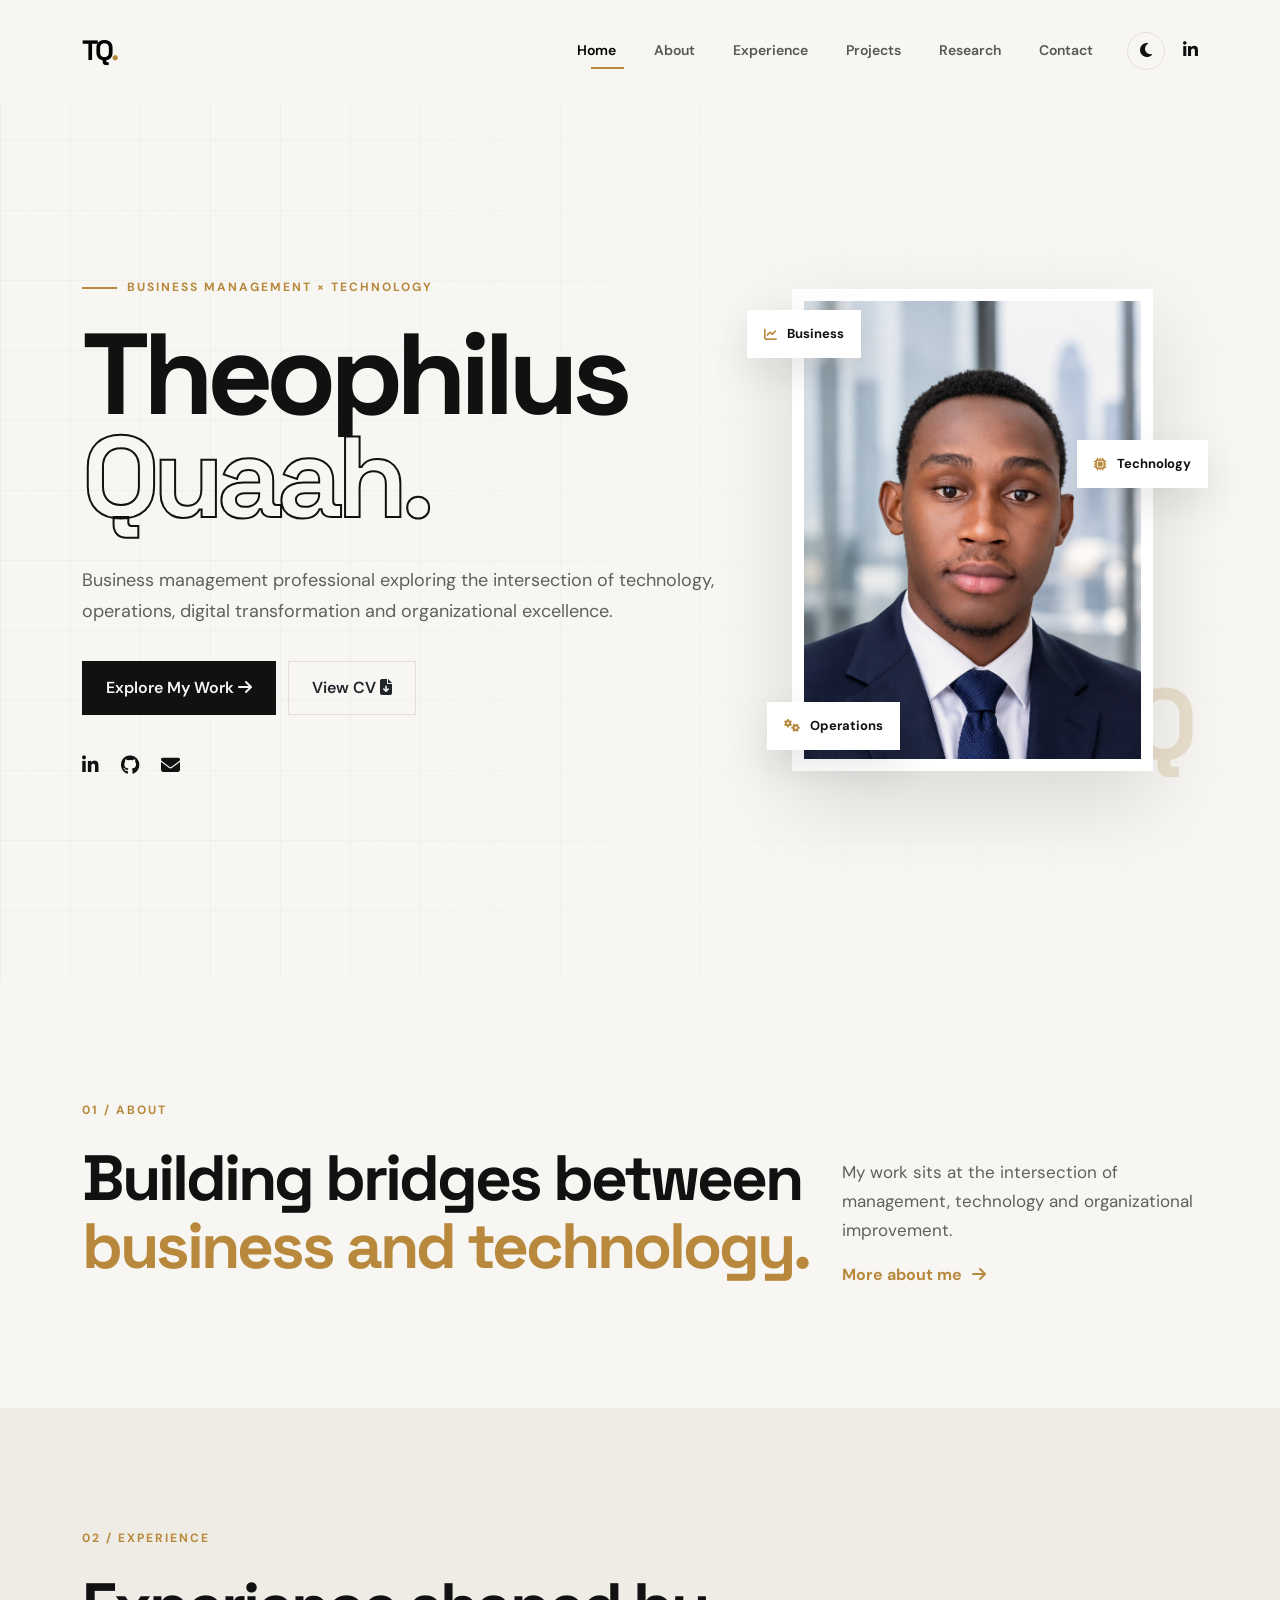
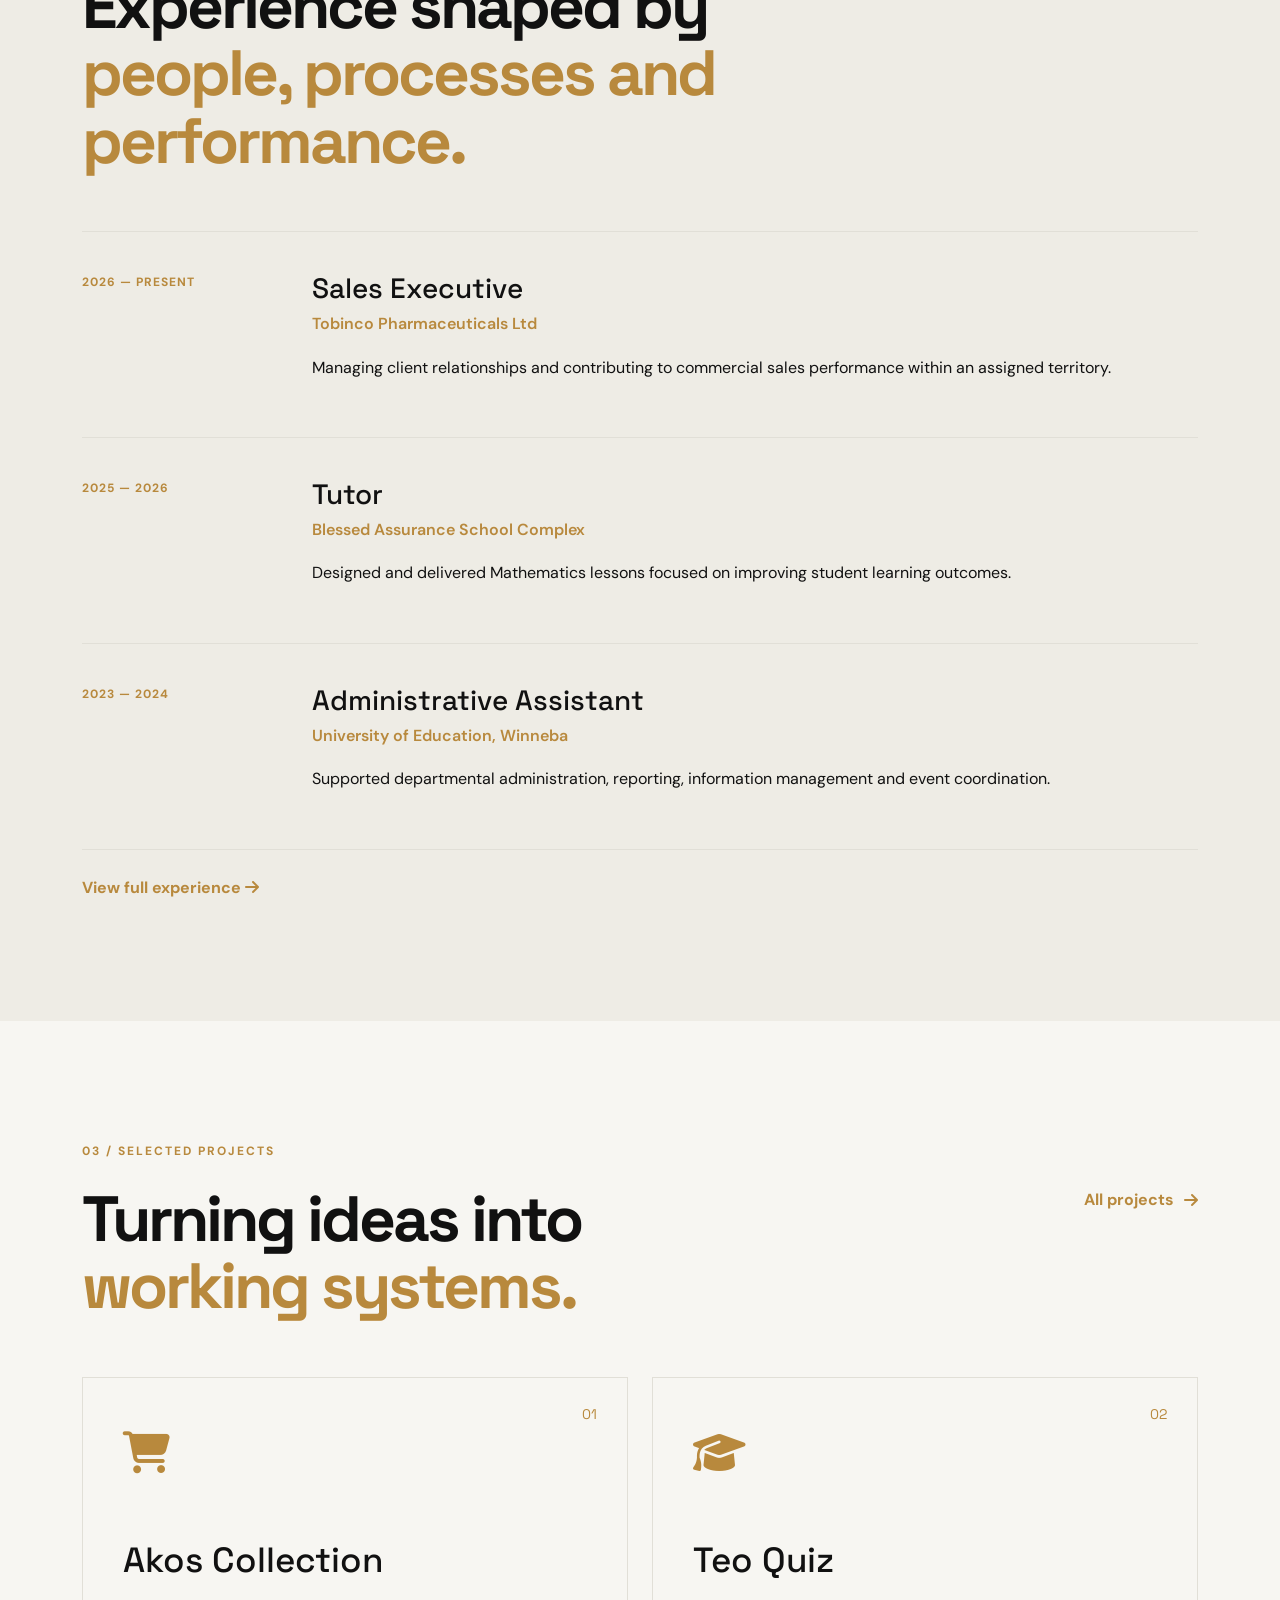
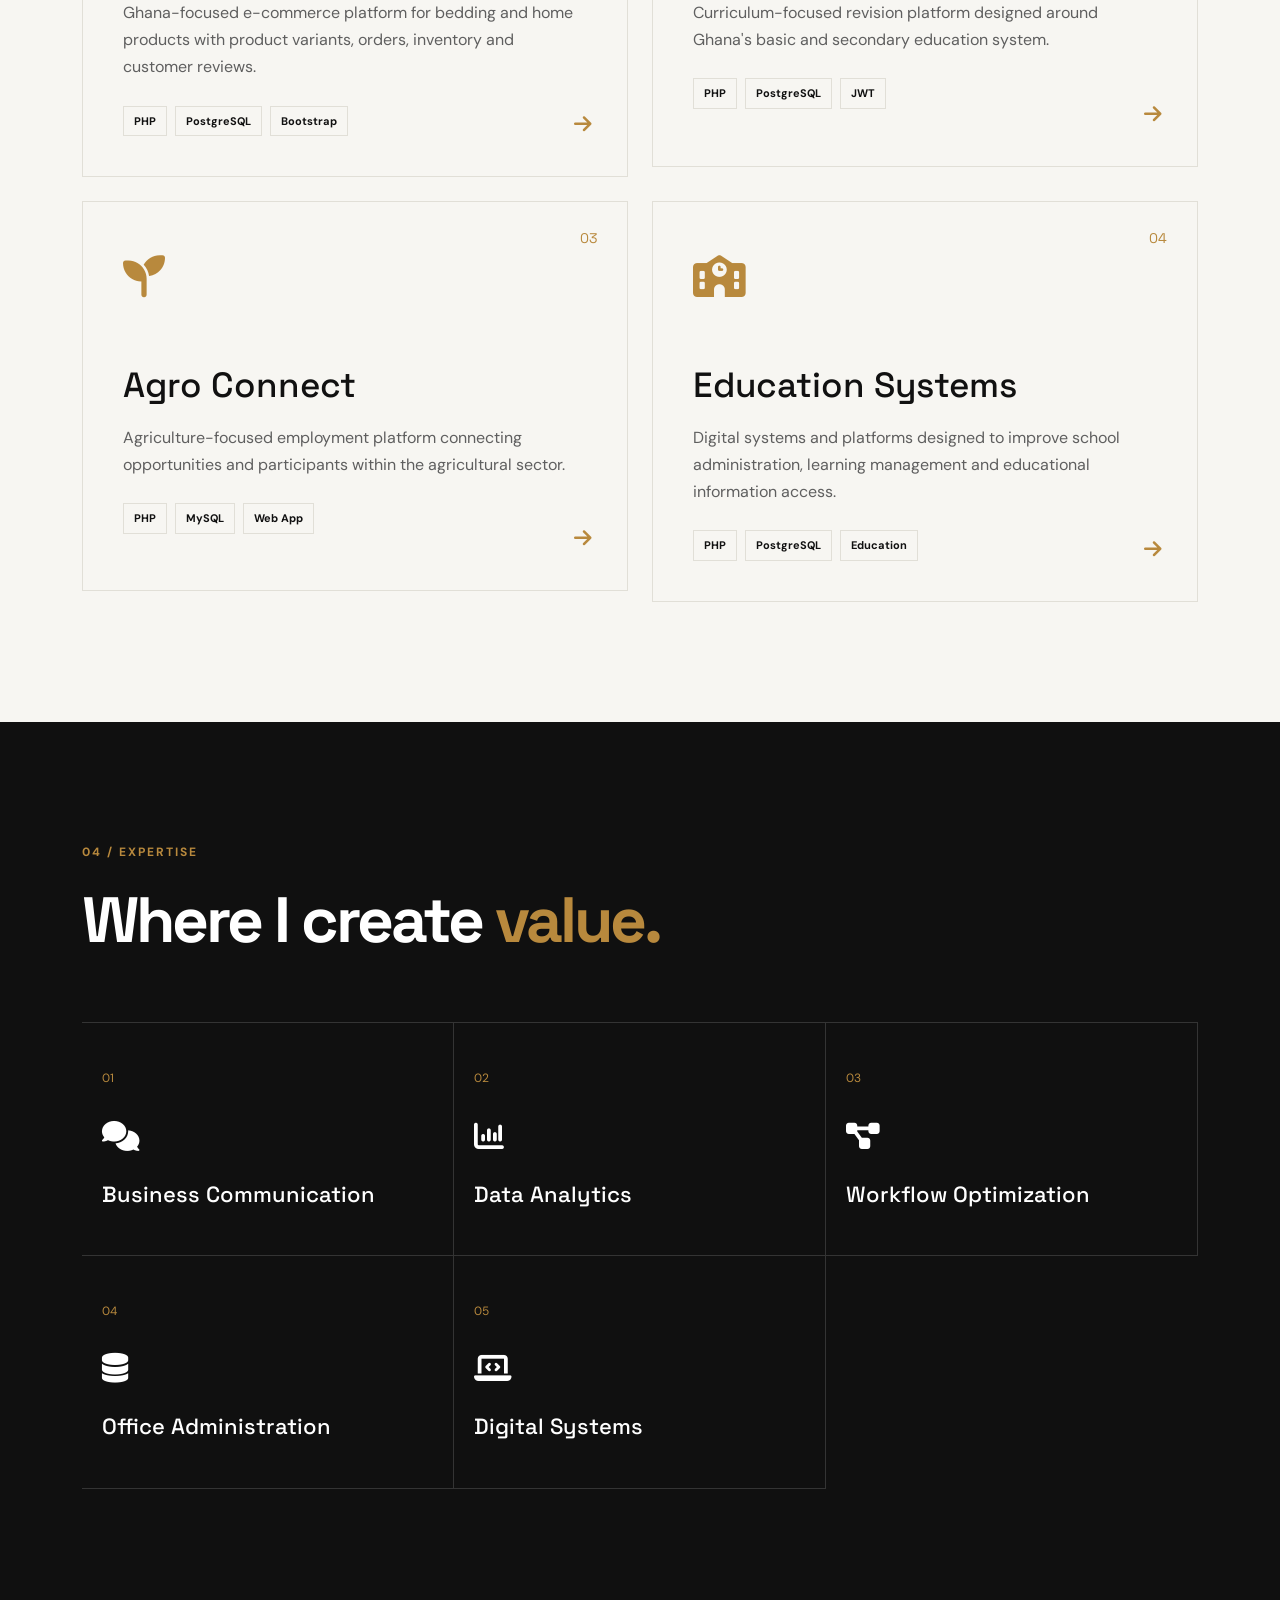
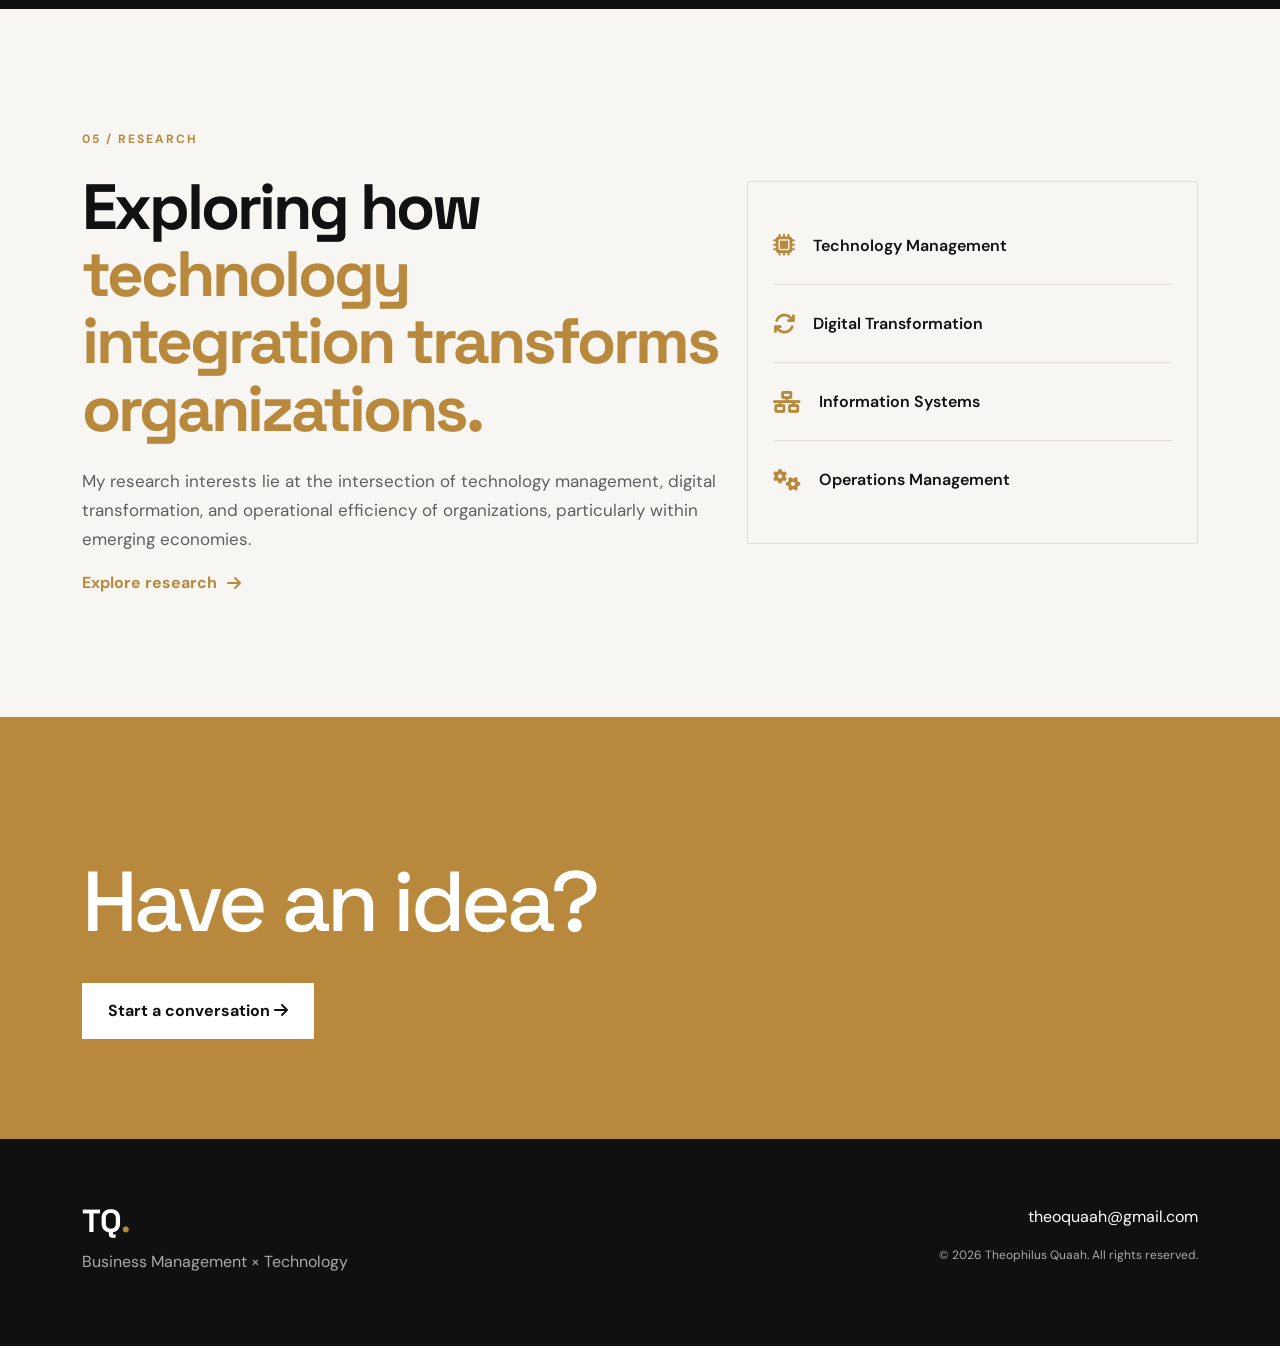
<file: index.html>
<!DOCTYPE html>
<html lang="en">
<head>
    <meta charset="UTF-8">
    <meta name="viewport" content="width=device-width, initial-scale=1.0">

    <title>Theophilus Quaah | Business Management × Technology</title>

    <meta name="description"
          content="Theophilus Quaah — Business Management, Technology, Operations, Digital Transformation and Organizational Development.">

    <link rel="icon" href="assets/images/profile.png">

    <!-- Bootstrap -->
    <link
        href="https://cdn.jsdelivr.net/npm/bootstrap@5.3.3/dist/css/bootstrap.min.css"
        rel="stylesheet">

    <!-- Font Awesome -->
    <link
        href="https://cdnjs.cloudflare.com/ajax/libs/font-awesome/6.7.2/css/all.min.css"
        rel="stylesheet">

    <!-- Google Fonts -->
    <link
        href="https://fonts.googleapis.com/css2?family=DM+Sans:wght@400;500;600;700&family=Space+Grotesk:wght@400;500;600;700&display=swap"
        rel="stylesheet">

    <link rel="stylesheet" href="assets/css/style.css">
</head>

<body>

<!-- ================= NAVBAR ================= -->

<nav class="navbar navbar-expand-lg fixed-top custom-navbar">
    <div class="container">

        <a class="navbar-brand brand-logo" href="index.html">
            TQ<span>.</span>
        </a>

        <button
            class="navbar-toggler"
            type="button"
            data-bs-toggle="collapse"
            data-bs-target="#mainNavbar">
            <i class="fas fa-bars"></i>
        </button>

        <div class="collapse navbar-collapse" id="mainNavbar">

            <ul class="navbar-nav ms-auto align-items-lg-center">

                <li class="nav-item">
                    <a class="nav-link active" href="index.html">Home</a>
                </li>

                <li class="nav-item">
                    <a class="nav-link" href="about.html">About</a>
                </li>

                <li class="nav-item">
                    <a class="nav-link" href="experience.html">Experience</a>
                </li>

                <li class="nav-item">
                    <a class="nav-link" href="projects.html">Projects</a>
                </li>

                <li class="nav-item">
                    <a class="nav-link" href="research.html">Research</a>
                </li>

                <li class="nav-item">
                    <a class="nav-link" href="contact.html">Contact</a>
                </li>

                <li class="nav-item ms-lg-3">
                    <button
                        id="themeToggle"
                        class="theme-toggle"
                        aria-label="Toggle dark mode">
                        <i class="fas fa-moon"></i>
                    </button>
                </li>

                <li class="nav-item">
                    <a
                        href="https://linkedin.com/in/theoquaah"
                        target="_blank"
                        class="nav-social">
                        <i class="fab fa-linkedin-in"></i>
                    </a>
                </li>

            </ul>

        </div>
    </div>
</nav>


<!-- ================= HERO ================= -->

<header class="hero-section">

    <div class="hero-grid"></div>

    <div class="container position-relative">

        <div class="row align-items-center min-vh-100">

            <div class="col-lg-7">

                <div class="hero-tag">
                    <span></span>
                    BUSINESS MANAGEMENT × TECHNOLOGY
                </div>

                <h1 class="hero-title">
                    Theophilus
                    <br>
                    <span>Quaah.</span>
                </h1>

                <p class="hero-description">
                    Business management professional exploring the intersection
                    of technology, operations, digital transformation and
                    organizational excellence.
                </p>

                <div class="hero-buttons">

                    <a href="projects.html" class="btn btn-primary-custom">
                        Explore My Work
                        <i class="fas fa-arrow-right"></i>
                    </a>

                    <a href="documents/Theophilus-Quaah-CV.pdf"
                       target="_blank"
                       class="btn btn-outline-custom">
                        View CV
                        <i class="fas fa-file-arrow-down"></i>
                    </a>

                </div>

                <div class="hero-socials">

                    <a href="https://linkedin.com/in/theoquaah"
                       target="_blank">
                        <i class="fab fa-linkedin-in"></i>
                    </a>

                    <a href="https://github.com/"
                       target="_blank">
                        <i class="fab fa-github"></i>
                    </a>

                    <a href="mailto:theoquaah@gmail.com">
                        <i class="fas fa-envelope"></i>
                    </a>

                </div>

            </div>


            <div class="col-lg-5">

                <div class="hero-visual">

                    <div class="portrait-frame">

                        <img
                            src="assets/images/profile.png"
                            alt="Theophilus Quaah">

                    </div>

                    <div class="floating-card card-one">
                        <i class="fas fa-chart-line"></i>
                        <span>Business</span>
                    </div>

                    <div class="floating-card card-two">
                        <i class="fas fa-microchip"></i>
                        <span>Technology</span>
                    </div>

                    <div class="floating-card card-three">
                        <i class="fas fa-gears"></i>
                        <span>Operations</span>
                    </div>

                    <div class="monogram">
                        TQ
                    </div>

                </div>

            </div>

        </div>

    </div>

</header>


<!-- ================= INTRO ================= -->

<section class="section-padding">

    <div class="container">

        <div class="row align-items-end">

            <div class="col-lg-8">

                <div class="section-label">
                    01 / ABOUT
                </div>

                <h2 class="section-title">
                    Building bridges between
                    <span>business and technology.</span>
                </h2>

            </div>

            <div class="col-lg-4">

                <p class="section-intro">
                    My work sits at the intersection of management,
                    technology and organizational improvement.
                </p>

                <a href="about.html" class="text-link">
                    More about me
                    <i class="fas fa-arrow-right"></i>
                </a>

            </div>

        </div>

    </div>

</section>


<!-- ================= EXPERIENCE SNAPSHOT ================= -->

<section class="section-padding soft-section">

    <div class="container">

        <div class="section-label">
            02 / EXPERIENCE
        </div>

        <div class="row">

            <div class="col-lg-8">

                <h2 class="section-title">
                    Experience shaped by
                    <span>people, processes and performance.</span>
                </h2>

            </div>

        </div>


        <div class="experience-preview mt-5">

            <div class="experience-item">

                <div class="experience-year">
                    2026 — PRESENT
                </div>

                <div>
                    <h4>Sales Executive</h4>
                    <p class="company">
                        Tobinco Pharmaceuticals Ltd
                    </p>

                    <p>
                        Managing client relationships and contributing
                        to commercial sales performance within an assigned
                        territory.
                    </p>
                </div>

            </div>


            <div class="experience-item">

                <div class="experience-year">
                    2025 — 2026
                </div>

                <div>
                    <h4>Tutor</h4>
                    <p class="company">
                        Blessed Assurance School Complex
                    </p>

                    <p>
                        Designed and delivered Mathematics lessons focused
                        on improving student learning outcomes.
                    </p>

                </div>

            </div>


            <div class="experience-item">

                <div class="experience-year">
                    2023 — 2024
                </div>

                <div>
                    <h4>Administrative Assistant</h4>
                    <p class="company">
                        University of Education, Winneba
                    </p>

                    <p>
                        Supported departmental administration, reporting,
                        information management and event coordination.
                    </p>

                </div>

            </div>

        </div>


        <a href="experience.html" class="text-link mt-4 d-inline-block">
            View full experience
            <i class="fas fa-arrow-right"></i>
        </a>

    </div>

</section>


<!-- ================= PROJECTS ================= -->

<section class="section-padding">

    <div class="container">

        <div class="section-label">
            03 / SELECTED PROJECTS
        </div>

        <div class="row mb-5">

            <div class="col-lg-8">

                <h2 class="section-title">
                    Turning ideas into
                    <span>working systems.</span>
                </h2>

            </div>

            <div class="col-lg-4 text-lg-end">

                <a href="projects.html"
                   class="text-link">
                    All projects
                    <i class="fas fa-arrow-right"></i>
                </a>

            </div>

        </div>


        <div class="row g-4">

            <!-- PROJECT 1 -->

            <div class="col-lg-6">

                <a href="projects.html#akos"
                   class="project-card">

                    <div class="project-number">
                        01
                    </div>

                    <div class="project-icon">
                        <i class="fas fa-cart-shopping"></i>
                    </div>

                    <h3>
                        Akos Collection
                    </h3>

                    <p>
                        Ghana-focused e-commerce platform for bedding
                        and home products with product variants,
                        orders, inventory and customer reviews.
                    </p>

                    <div class="project-tags">
                        <span>PHP</span>
                        <span>PostgreSQL</span>
                        <span>Bootstrap</span>
                    </div>

                    <div class="project-arrow">
                        <i class="fas fa-arrow-right"></i>
                    </div>

                </a>

            </div>


            <!-- PROJECT 2 -->

            <div class="col-lg-6">

                <a href="projects.html#teo-quiz"
                   class="project-card">

                    <div class="project-number">
                        02
                    </div>

                    <div class="project-icon">
                        <i class="fas fa-graduation-cap"></i>
                    </div>

                    <h3>
                        Teo Quiz
                    </h3>

                    <p>
                        Curriculum-focused revision platform designed
                        around Ghana's basic and secondary education
                        system.
                    </p>

                    <div class="project-tags">
                        <span>PHP</span>
                        <span>PostgreSQL</span>
                        <span>JWT</span>
                    </div>

                    <div class="project-arrow">
                        <i class="fas fa-arrow-right"></i>
                    </div>

                </a>

            </div>


            <!-- PROJECT 3 -->

            <div class="col-lg-6">

                <a href="projects.html#agro-connect"
                   class="project-card">

                    <div class="project-number">
                        03
                    </div>

                    <div class="project-icon">
                        <i class="fas fa-seedling"></i>
                    </div>

                    <h3>
                        Agro Connect
                    </h3>

                    <p>
                        Agriculture-focused employment platform connecting
                        opportunities and participants within the agricultural
                        sector.
                    </p>

                    <div class="project-tags">
                        <span>PHP</span>
                        <span>MySQL</span>
                        <span>Web App</span>
                    </div>

                    <div class="project-arrow">
                        <i class="fas fa-arrow-right"></i>
                    </div>

                </a>

            </div>


            <!-- PROJECT 4 -->

            <div class="col-lg-6">

                <a href="projects.html"
                   class="project-card">

                    <div class="project-number">
                        04
                    </div>

                    <div class="project-icon">
                        <i class="fas fa-school"></i>
                    </div>

                    <h3>
                        Education Systems
                    </h3>

                    <p>
                        Digital systems and platforms designed to improve
                        school administration, learning management and
                        educational information access.
                    </p>

                    <div class="project-tags">
                        <span>PHP</span>
                        <span>PostgreSQL</span>
                        <span>Education</span>
                    </div>

                    <div class="project-arrow">
                        <i class="fas fa-arrow-right"></i>
                    </div>

                </a>

            </div>

        </div>

    </div>

</section>


<!-- ================= EXPERTISE ================= -->

<section class="section-padding dark-section">

    <div class="container">

        <div class="section-label">
            04 / EXPERTISE
        </div>

        <div class="row">

            <div class="col-lg-7">

                <h2 class="section-title">
                    Where I create
                    <span>value.</span>
                </h2>

            </div>

        </div>


        <div class="expertise-grid">

            

            <div class="expertise-item">
                <span>01</span>
                <i class="fas fa-comments"></i>
                <h4>Business Communication</h4>
            </div>

            <div class="expertise-item">
                <span>02</span>
                <i class="fas fa-chart-column"></i>
                <h4>Data Analytics</h4>
            </div>

            <div class="expertise-item">
                <span>03</span>
                <i class="fas fa-diagram-project"></i>
                <h4>Workflow Optimization</h4>
            </div>

            <div class="expertise-item">
                <span>04</span>
                <i class="fas fa-database"></i>
                <h4>Office Administration</h4>
            </div>

            <div class="expertise-item">
                <span>05</span>
                <i class="fas fa-laptop-code"></i>
                <h4>Digital Systems</h4>
            </div>


        </div>

    </div>

</section>


<!-- ================= RESEARCH ================= -->

<section class="section-padding">

    <div class="container">

        <div class="row align-items-center">

            <div class="col-lg-7">

                <div class="section-label">
                    05 / RESEARCH
                </div>

                <h2 class="section-title">
                    Exploring how
                    <span>technology integration transforms organizations.</span>
                </h2>

                <p class="section-intro mt-4">

                    My research interests lie at the intersection of
                    technology management, digital transformation,
                    and operational efficiency of organizations,
                    particularly within emerging economies.

                </p>

                <a href="research.html"
                   class="text-link">

                    Explore research
                    <i class="fas fa-arrow-right"></i>

                </a>

            </div>


            <div class="col-lg-5">

                <div class="research-box">

                    <div>
                        <i class="fas fa-microchip"></i>
                        <span>Technology Management</span>
                    </div>

                    <div>
                        <i class="fas fa-arrows-rotate"></i>
                        <span>Digital Transformation</span>
                    </div>

                    <div>
                        <i class="fas fa-network-wired"></i>
                        <span>Information Systems</span>
                    </div>

                    <div>
                        <i class="fas fa-gears"></i>
                        <span>Operations Management</span>
                    </div>

                </div>

            </div>

        </div>

    </div>

</section>


<!-- ================= CTA ================= -->

<section class="cta-section">

    <div class="container">

        <div class="cta-content">

            <div class="section-label">
                LET'S CONNECT
            </div>

            <h2>
                Have an idea?
            </h2>

            <a href="contact.html"
               class="btn btn-light-custom">

                Start a conversation
                <i class="fas fa-arrow-right"></i>

            </a>

        </div>

    </div>

</section>


<!-- ================= FOOTER ================= -->

<footer class="footer">

    <div class="container">

        <div class="row align-items-center">

            <div class="col-md-6">

                <div class="footer-logo">
                    TQ<span>.</span>
                </div>

                <p>
                    Business Management × Technology
                </p>

            </div>

            <div class="col-md-6 text-md-end">

                <a href="mailto:theoquaah@gmail.com">
                    theoquaah@gmail.com
                </a>

                <p class="copyright">
                    © 2026 Theophilus Quaah. All rights reserved.
                </p>

            </div>

        </div>

    </div>

</footer>


<!-- BACK TO TOP -->

<button id="backToTop">
    <i class="fas fa-arrow-up"></i>
</button>


<script
    src="https://cdn.jsdelivr.net/npm/bootstrap@5.3.3/dist/js/bootstrap.bundle.min.js">
</script>

<script src="assets/js/script.js"></script>

</body>
</html>
</file>
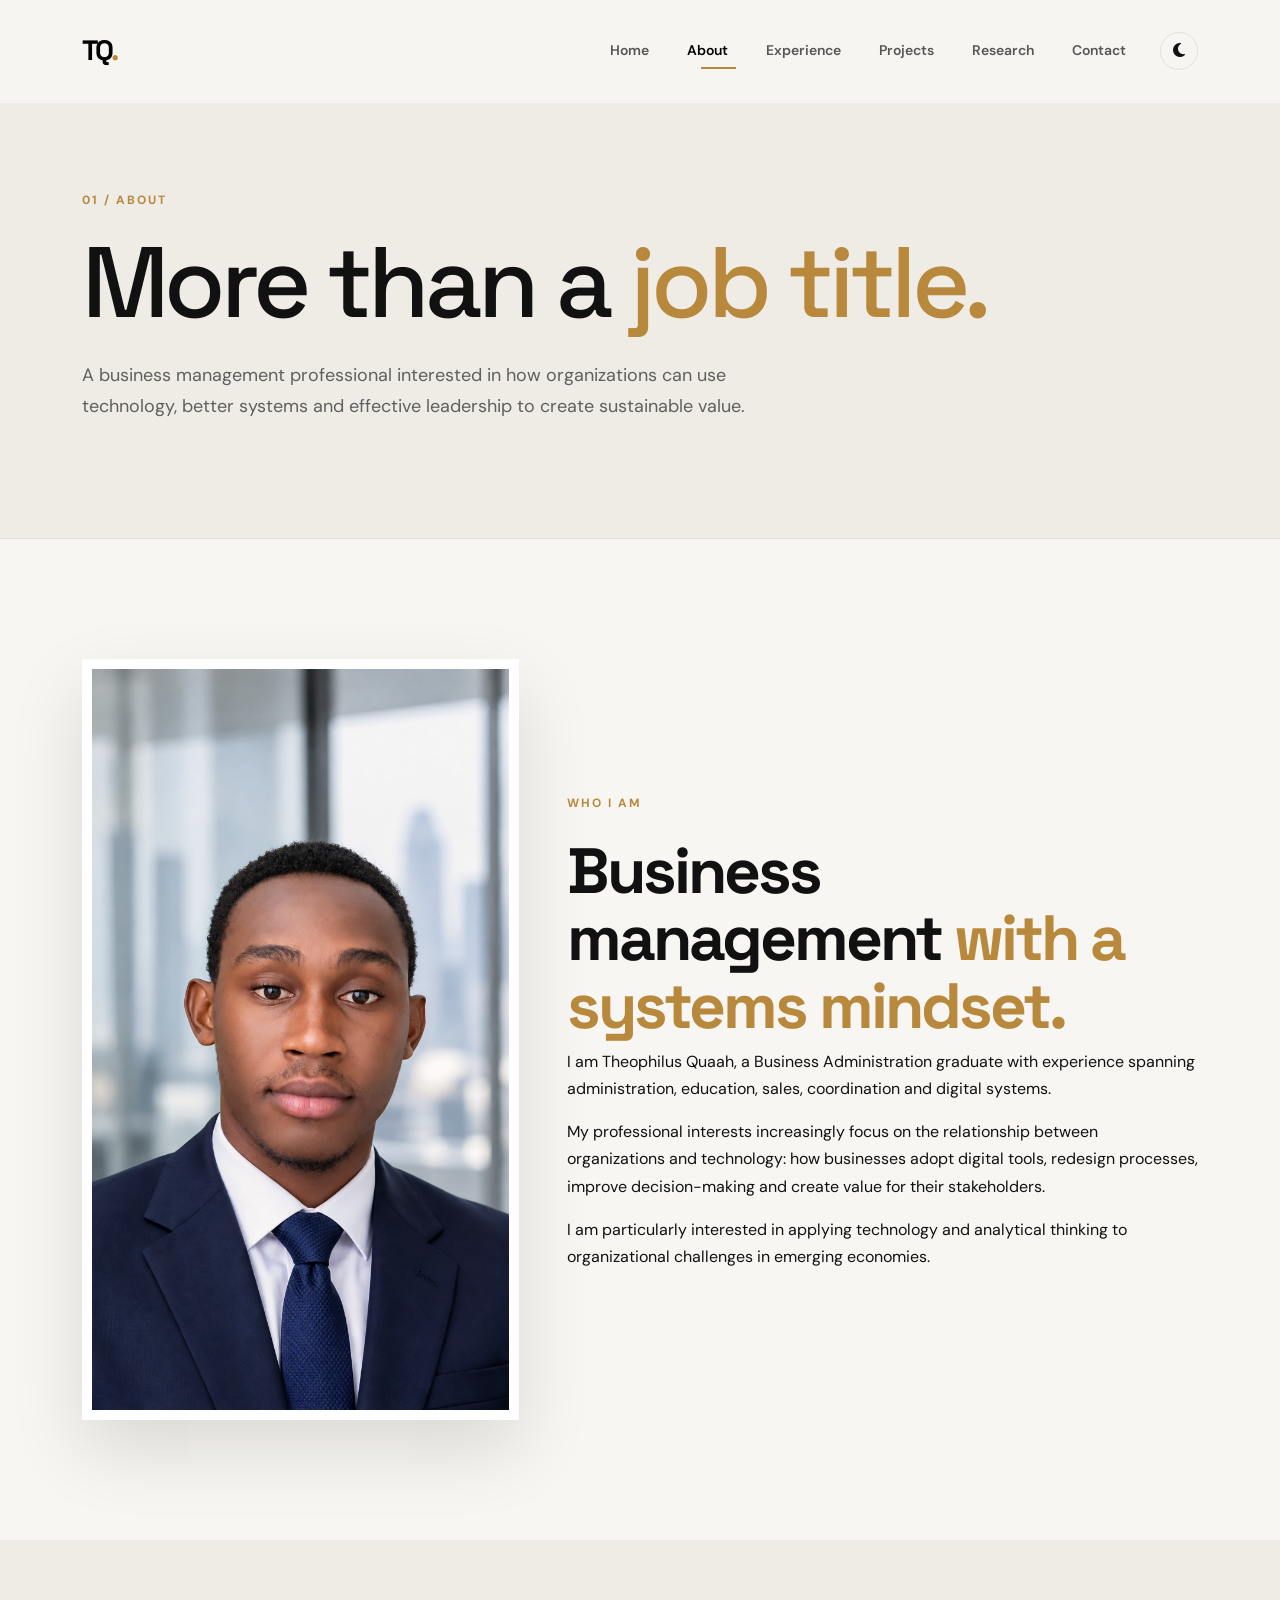
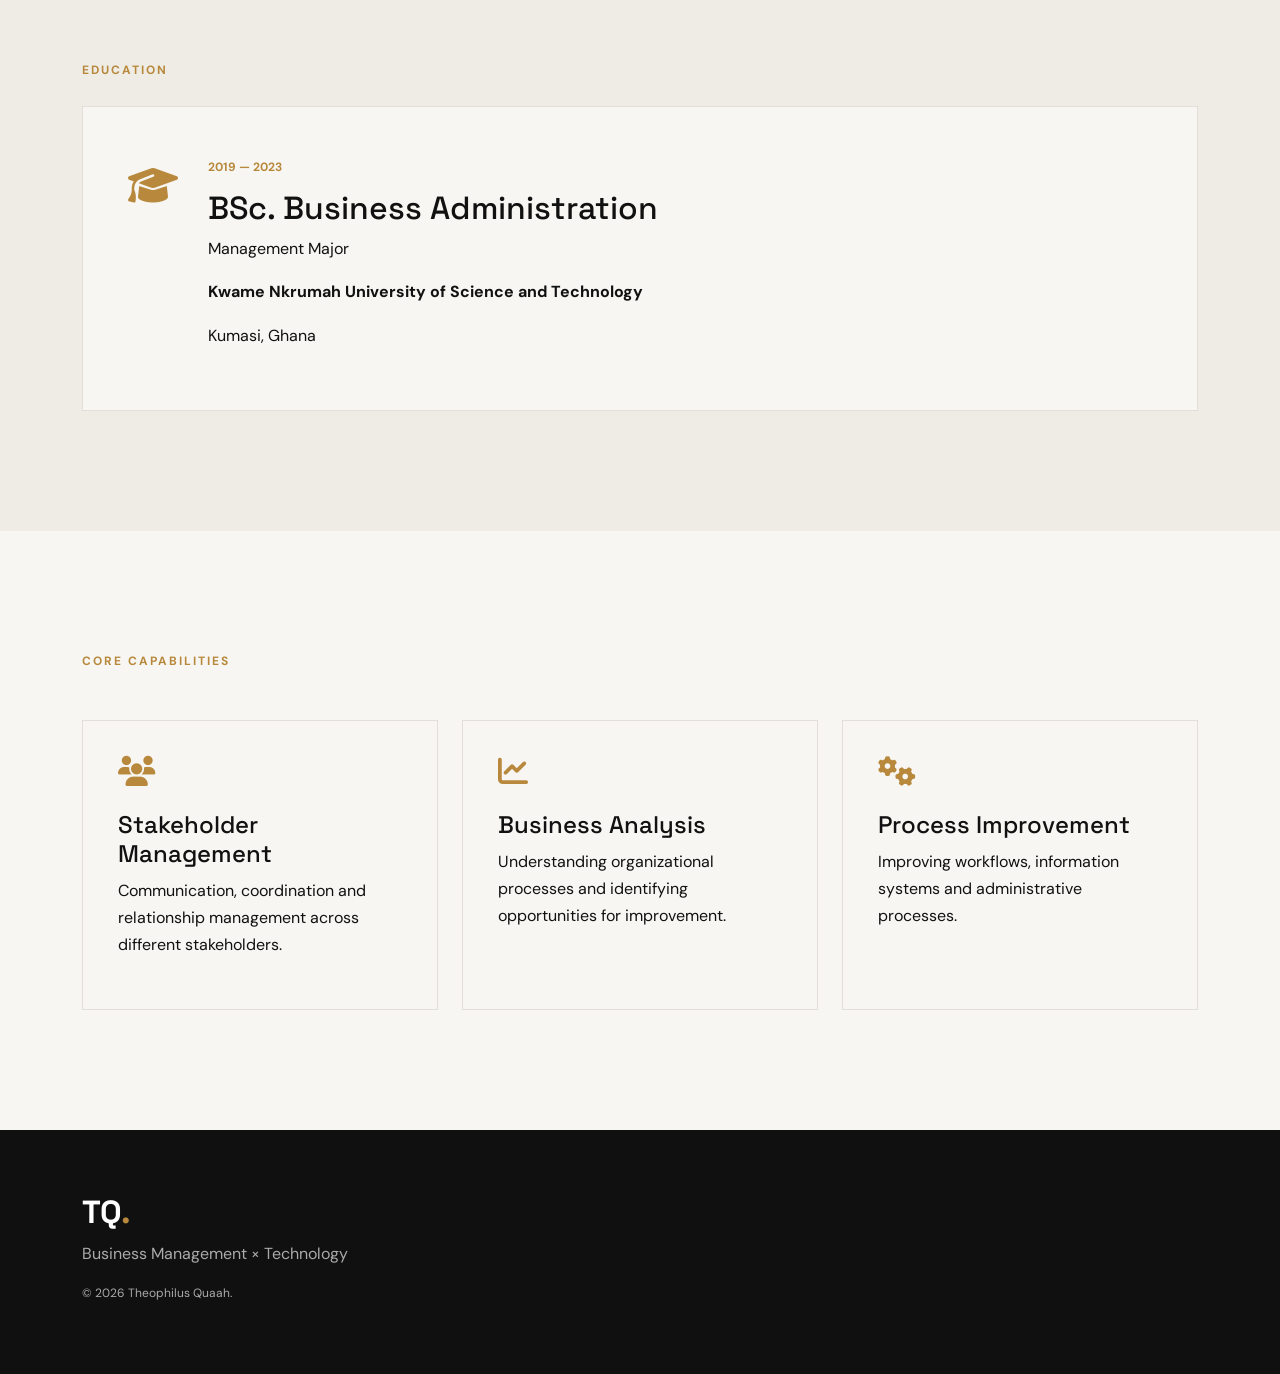
<file: about.html>
<!DOCTYPE html>
<html lang="en">
<head>

    <meta charset="UTF-8">
    <meta name="viewport" content="width=device-width, initial-scale=1.0">

    <title>About | Theophilus Quaah</title>

    <link
        href="https://cdn.jsdelivr.net/npm/bootstrap@5.3.3/dist/css/bootstrap.min.css"
        rel="stylesheet">

    <link
        href="https://cdnjs.cloudflare.com/ajax/libs/font-awesome/6.7.2/css/all.min.css"
        rel="stylesheet">

    <link
        href="https://fonts.googleapis.com/css2?family=DM+Sans:wght@400;500;600;700&family=Space+Grotesk:wght@400;500;600;700&display=swap"
        rel="stylesheet">

    <link rel="stylesheet" href="assets/css/style.css">
    <link rel="stylesheet" href="assets/css/pages.css">

</head>

<body>

<nav class="navbar navbar-expand-lg fixed-top custom-navbar">

    <div class="container">

        <a class="navbar-brand brand-logo" href="index.html">
            TQ<span>.</span>
        </a>

        <button
            class="navbar-toggler"
            data-bs-toggle="collapse"
            data-bs-target="#mainNavbar">

            <i class="fas fa-bars"></i>

        </button>

        <div class="collapse navbar-collapse" id="mainNavbar">

            <ul class="navbar-nav ms-auto align-items-lg-center">

                <li class="nav-item">
                    <a class="nav-link" href="index.html">Home</a>
                </li>

                <li class="nav-item">
                    <a class="nav-link active" href="about.html">About</a>
                </li>

                <li class="nav-item">
                    <a class="nav-link" href="experience.html">
                        Experience
                    </a>
                </li>

                <li class="nav-item">
                    <a class="nav-link" href="projects.html">
                        Projects
                    </a>
                </li>

                <li class="nav-item">
                    <a class="nav-link" href="research.html">
                        Research
                    </a>
                </li>

                <li class="nav-item">
                    <a class="nav-link" href="contact.html">
                        Contact
                    </a>
                </li>

                <li class="nav-item ms-lg-3">

                    <button id="themeToggle" class="theme-toggle">

                        <i class="fas fa-moon"></i>

                    </button>

                </li>

            </ul>

        </div>

    </div>

</nav>


<header class="page-header">

    <div class="container">

        <div class="page-number">
            01 / ABOUT
        </div>

        <h1>
            More than a
            <span>job title.</span>
        </h1>

        <p>
            A business management professional interested in how
            organizations can use technology, better systems and
            effective leadership to create sustainable value.
        </p>

    </div>

</header>


<section class="section-padding">

    <div class="container">

        <div class="row g-5 align-items-center">

            <div class="col-lg-5">

                <div class="about-image">

                    <img
                        src="assets/images/profile.png"
                        alt="Theophilus Quaah">

                </div>

            </div>


            <div class="col-lg-7">

                <div class="section-label">
                    WHO I AM
                </div>

                <h2 class="section-title">
                    Business management
                    <span>with a systems mindset.</span>
                </h2>

                <p>
                    I am Theophilus Quaah, a Business Administration
                    graduate with experience spanning administration,
                    education, sales, coordination and digital systems.
                </p>

                <p>
                    My professional interests increasingly focus on
                    the relationship between organizations and technology:
                    how businesses adopt digital tools, redesign processes,
                    improve decision-making and create value for their
                    stakeholders.
                </p>

                <p>
                    I am particularly interested in applying technology
                    and analytical thinking to organizational challenges
                    in emerging economies.
                </p>

            </div>

        </div>

    </div>

</section>


<section class="section-padding soft-section">

    <div class="container">

        <div class="section-label">
            EDUCATION
        </div>

        <div class="education-card">

            <div class="education-icon">
                <i class="fas fa-graduation-cap"></i>
            </div>

            <div>

                <span>
                    2019 — 2023
                </span>

                <h3>
                    BSc. Business Administration
                </h3>

                <p>
                    Management Major
                </p>

                <strong>
                    Kwame Nkrumah University of Science and Technology
                </strong>

                <p class="mt-3">
                    Kumasi, Ghana
                </p>

            </div>

        </div>

    </div>

</section>


<section class="section-padding">

    <div class="container">

        <div class="section-label">
            CORE CAPABILITIES
        </div>

        <div class="row g-4 mt-2">

            <div class="col-md-6 col-lg-4">
                <div class="capability-card">
                    <i class="fas fa-users"></i>
                    <h4>Stakeholder Management</h4>
                    <p>
                        Communication, coordination and relationship
                        management across different stakeholders.
                    </p>
                </div>
            </div>

            <div class="col-md-6 col-lg-4">
                <div class="capability-card">
                    <i class="fas fa-chart-line"></i>
                    <h4>Business Analysis</h4>
                    <p>
                        Understanding organizational processes and
                        identifying opportunities for improvement.
                    </p>
                </div>
            </div>

            <div class="col-md-6 col-lg-4">
                <div class="capability-card">
                    <i class="fas fa-gears"></i>
                    <h4>Process Improvement</h4>
                    <p>
                        Improving workflows, information systems and
                        administrative processes.
                    </p>
                </div>
            </div>

        </div>

    </div>

</section>


<footer class="footer">

    <div class="container">

        <div class="footer-logo">
            TQ<span>.</span>
        </div>

        <p>
            Business Management × Technology
        </p>

        <p class="copyright">
            © 2026 Theophilus Quaah.
        </p>

    </div>

</footer>


<script
    src="https://cdn.jsdelivr.net/npm/bootstrap@5.3.3/dist/js/bootstrap.bundle.min.js">
</script>

<script src="assets/js/script.js"></script>

</body>
</html>
</file>
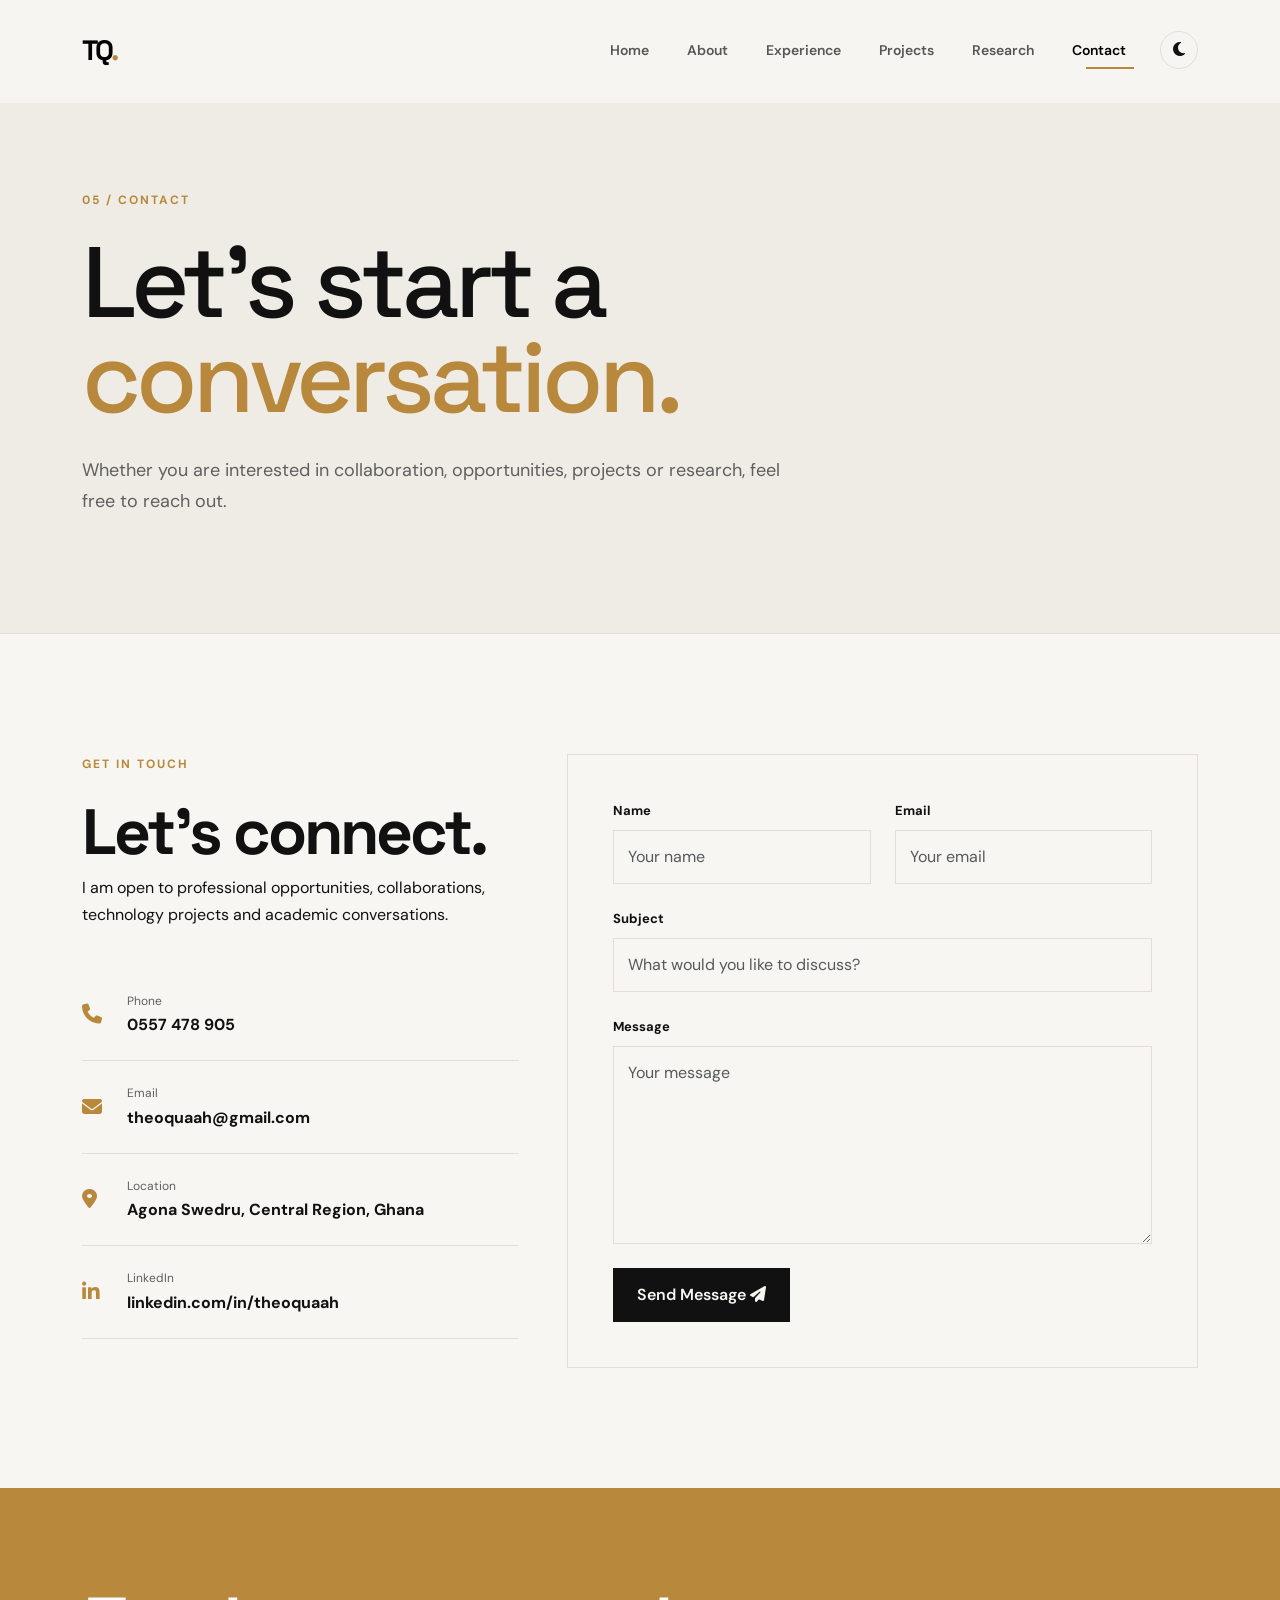
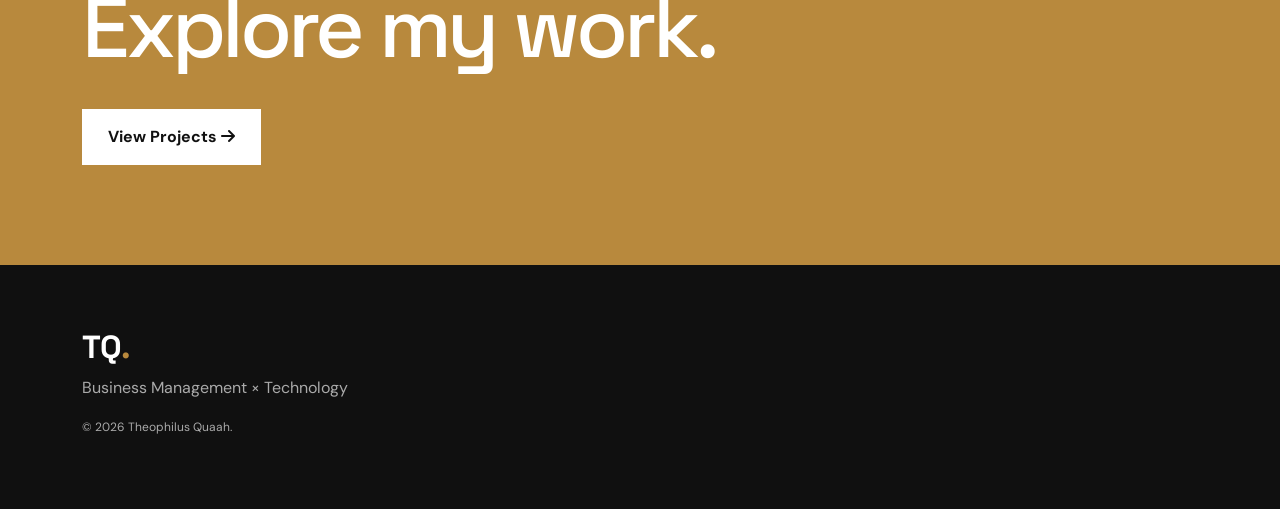
<file: contact.html>
<!DOCTYPE html>
<html lang="en">
<head>

<meta charset="UTF-8">
<meta name="viewport" content="width=device-width, initial-scale=1.0">

<title>Contact | Theophilus Quaah</title>

<link
href="https://cdn.jsdelivr.net/npm/bootstrap@5.3.3/dist/css/bootstrap.min.css"
rel="stylesheet">

<link
href="https://cdnjs.cloudflare.com/ajax/libs/font-awesome/6.7.2/css/all.min.css"
rel="stylesheet">

<link
href="https://fonts.googleapis.com/css2?family=DM+Sans:wght@400;500;600;700&family=Space+Grotesk:wght@400;500;600;700&display=swap"
rel="stylesheet">

<link rel="stylesheet" href="assets/css/style.css">
<link rel="stylesheet" href="assets/css/pages.css">

</head>

<body>

<nav class="navbar navbar-expand-lg fixed-top custom-navbar">

<div class="container">

<a class="navbar-brand brand-logo" href="index.html">
TQ<span>.</span>
</a>

<button
class="navbar-toggler"
data-bs-toggle="collapse"
data-bs-target="#mainNavbar">

<i class="fas fa-bars"></i>

</button>

<div class="collapse navbar-collapse" id="mainNavbar">

<ul class="navbar-nav ms-auto">

<li class="nav-item">
<a class="nav-link" href="index.html">Home</a>
</li>

<li class="nav-item">
<a class="nav-link" href="about.html">About</a>
</li>

<li class="nav-item">
<a class="nav-link" href="experience.html">Experience</a>
</li>

<li class="nav-item">
<a class="nav-link" href="projects.html">Projects</a>
</li>

<li class="nav-item">
<a class="nav-link" href="research.html">Research</a>
</li>

<li class="nav-item">
<a class="nav-link active" href="contact.html">
Contact
</a>
</li>

<li class="nav-item ms-lg-3">

<button id="themeToggle" class="theme-toggle">
<i class="fas fa-moon"></i>
</button>

</li>

</ul>

</div>

</div>

</nav>


<header class="page-header">

<div class="container">

<div class="page-number">
05 / CONTACT
</div>

<h1>
Let's start a
<span>conversation.</span>
</h1>

<p>
Whether you are interested in collaboration, opportunities,
projects or research, feel free to reach out.
</p>

</div>

</header>


<section class="section-padding">

<div class="container">

<div class="row g-5">

<div class="col-lg-5">

<div class="section-label">
GET IN TOUCH
</div>

<h2 class="section-title">
Let's connect.
</h2>

<p>
I am open to professional opportunities, collaborations,
technology projects and academic conversations.
</p>


<div class="contact-list">

<a href="tel:0557478905">

<i class="fas fa-phone"></i>

<div>
<span>Phone</span>
<strong>0557 478 905</strong>
</div>

</a>


<a href="mailto:theoquaah@gmail.com">

<i class="fas fa-envelope"></i>

<div>
<span>Email</span>
<strong>theoquaah@gmail.com</strong>
</div>

</a>


<div>

<i class="fas fa-location-dot"></i>

<div>
<span>Location</span>
<strong>Agona Swedru, Central Region, Ghana</strong>
</div>

</div>


<a href="https://linkedin.com/in/theoquaah"
target="_blank">

<i class="fab fa-linkedin-in"></i>

<div>
<span>LinkedIn</span>
<strong>linkedin.com/in/theoquaah</strong>
</div>

</a>

</div>

</div>


<div class="col-lg-7">

<div class="contact-form-box">

<form>

<div class="row g-4">

<div class="col-md-6">

<label>
Name
</label>

<input
type="text"
class="form-control"
placeholder="Your name">

</div>


<div class="col-md-6">

<label>
Email
</label>

<input
type="email"
class="form-control"
placeholder="Your email">

</div>


<div class="col-12">

<label>
Subject
</label>

<input
type="text"
class="form-control"
placeholder="What would you like to discuss?">

</div>


<div class="col-12">

<label>
Message
</label>

<textarea
class="form-control"
rows="7"
placeholder="Your message"></textarea>

</div>


<div class="col-12">

<a
href="mailto:theoquaah@gmail.com"
class="btn btn-primary-custom">

Send Message
<i class="fas fa-paper-plane"></i>

</a>

</div>

</div>

</form>

</div>

</div>

</div>

</div>

</section>


<section class="cta-section">

<div class="container">

<div class="cta-content">

<h2>
Explore my work.
</h2>

<a href="projects.html"
class="btn btn-light-custom">

View Projects
<i class="fas fa-arrow-right"></i>

</a>

</div>

</div>

</section>


<footer class="footer">

<div class="container">

<div class="footer-logo">
TQ<span>.</span>
</div>

<p>
Business Management × Technology
</p>

<p class="copyright">
© 2026 Theophilus Quaah.
</p>

</div>

</footer>


<script
src="https://cdn.jsdelivr.net/npm/bootstrap@5.3.3/dist/js/bootstrap.bundle.min.js">
</script>

<script src="assets/js/script.js"></script>

</body>
</html>
</file>
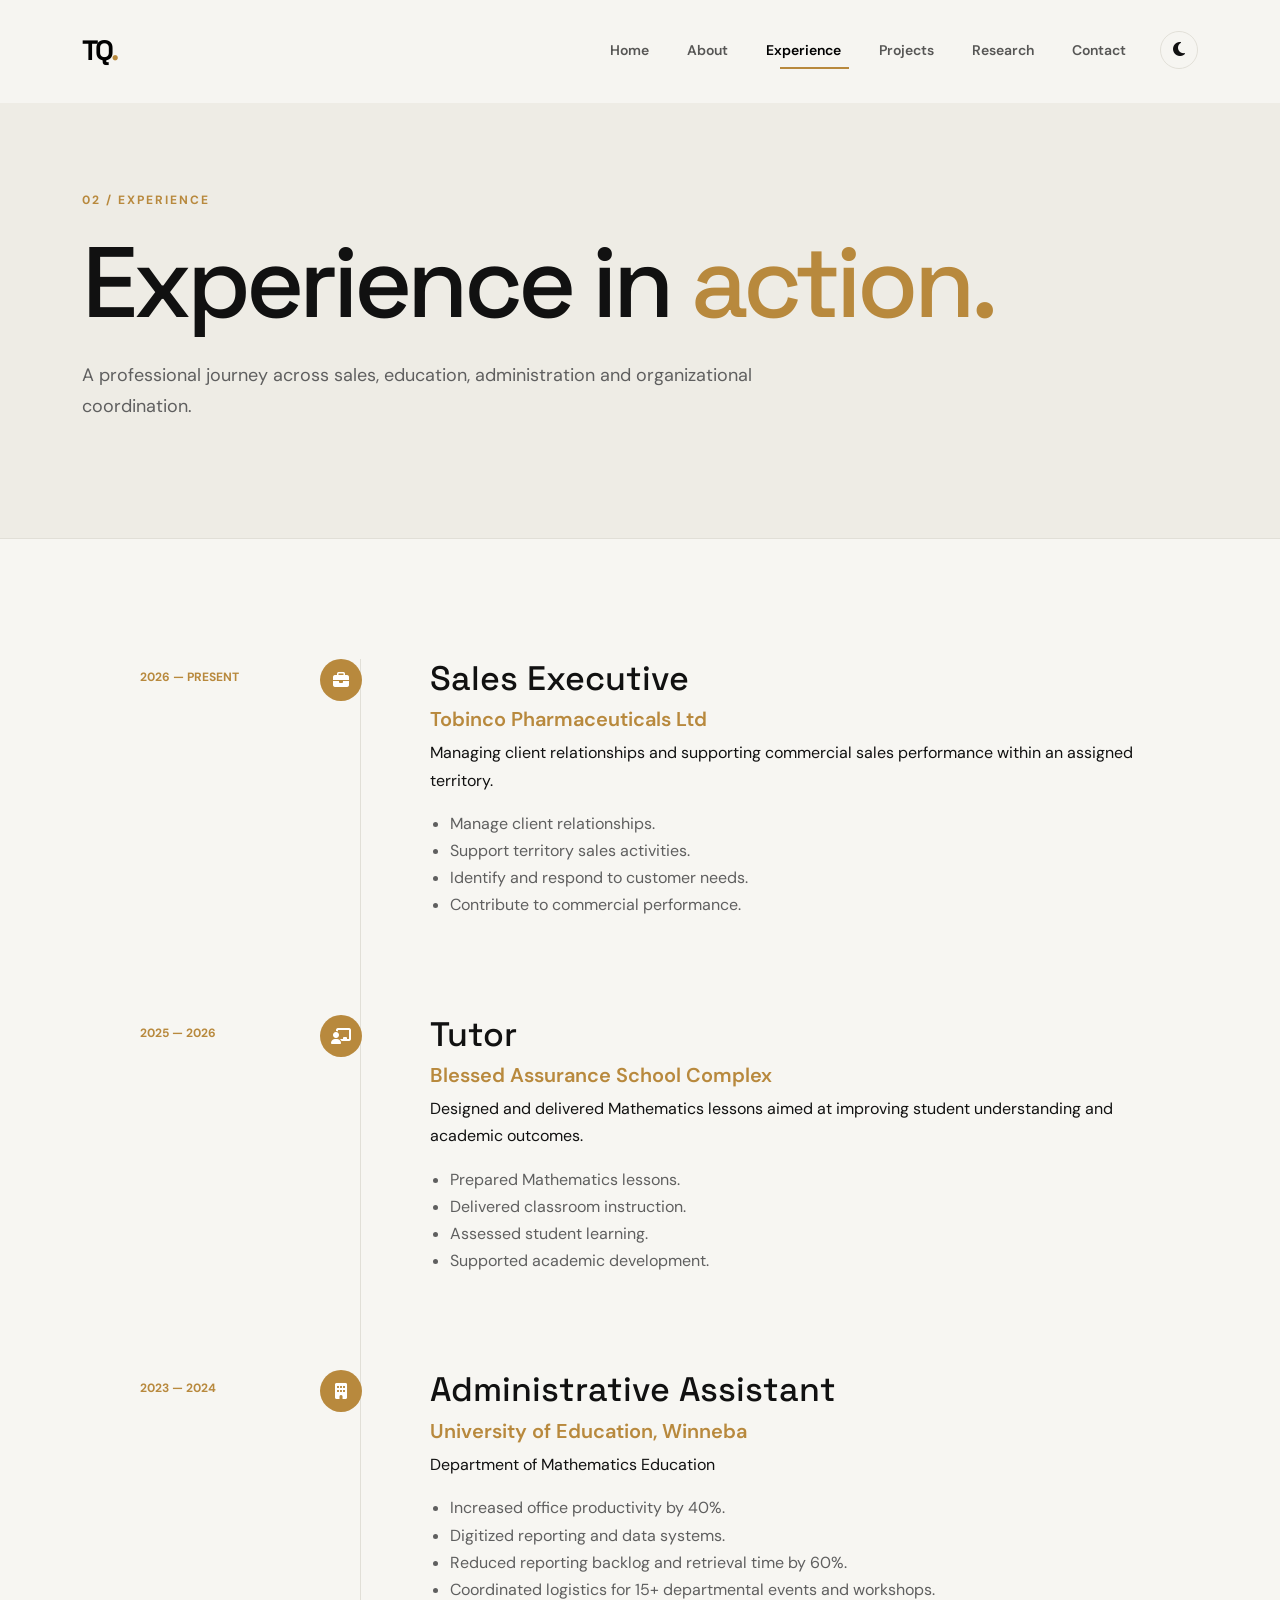
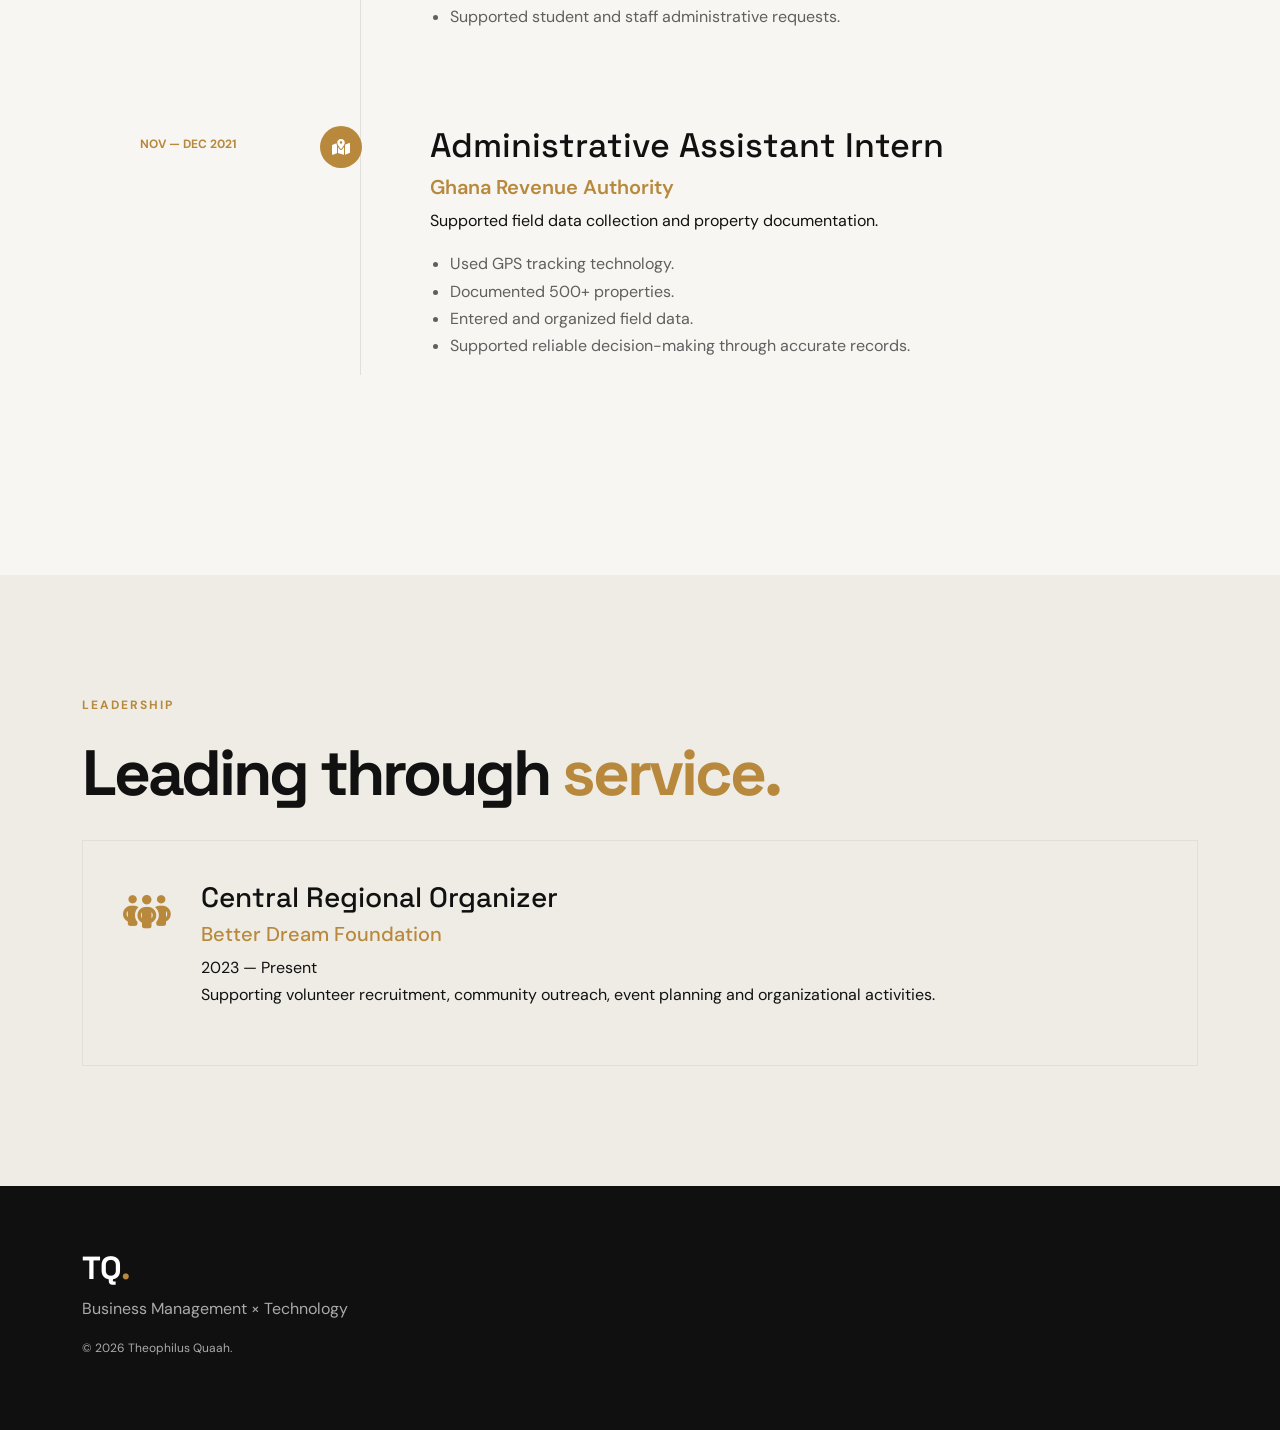
<file: experience.html>
<!DOCTYPE html>
<html lang="en">
<head>

<meta charset="UTF-8">
<meta name="viewport" content="width=device-width, initial-scale=1.0">

<title>Experience | Theophilus Quaah</title>

<link
href="https://cdn.jsdelivr.net/npm/bootstrap@5.3.3/dist/css/bootstrap.min.css"
rel="stylesheet">

<link
href="https://cdnjs.cloudflare.com/ajax/libs/font-awesome/6.7.2/css/all.min.css"
rel="stylesheet">

<link
href="https://fonts.googleapis.com/css2?family=DM+Sans:wght@400;500;600;700&family=Space+Grotesk:wght@400;500;600;700&display=swap"
rel="stylesheet">

<link rel="stylesheet" href="assets/css/style.css">
<link rel="stylesheet" href="assets/css/pages.css">

</head>

<body>

<nav class="navbar navbar-expand-lg fixed-top custom-navbar">

<div class="container">

<a class="navbar-brand brand-logo" href="index.html">
TQ<span>.</span>
</a>

<button
class="navbar-toggler"
data-bs-toggle="collapse"
data-bs-target="#mainNavbar">

<i class="fas fa-bars"></i>

</button>

<div class="collapse navbar-collapse" id="mainNavbar">

<ul class="navbar-nav ms-auto">

<li class="nav-item">
<a class="nav-link" href="index.html">Home</a>
</li>

<li class="nav-item">
<a class="nav-link" href="about.html">About</a>
</li>

<li class="nav-item">
<a class="nav-link active" href="experience.html">
Experience
</a>
</li>

<li class="nav-item">
<a class="nav-link" href="projects.html">Projects</a>
</li>

<li class="nav-item">
<a class="nav-link" href="research.html">Research</a>
</li>

<li class="nav-item">
<a class="nav-link" href="contact.html">Contact</a>
</li>

<li class="nav-item ms-lg-3">

<button id="themeToggle" class="theme-toggle">
<i class="fas fa-moon"></i>
</button>

</li>

</ul>

</div>

</div>

</nav>


<header class="page-header">

<div class="container">

<div class="page-number">
02 / EXPERIENCE
</div>

<h1>
Experience in
<span>action.</span>
</h1>

<p>
A professional journey across sales, education,
administration and organizational coordination.
</p>

</div>

</header>


<section class="section-padding">

<div class="container">

<div class="timeline">


<div class="timeline-item">

<div class="timeline-date">
2026 — PRESENT
</div>

<div class="timeline-marker">
<i class="fas fa-briefcase"></i>
</div>

<div class="timeline-content">

<h3>
Sales Executive
</h3>

<h5>
Tobinco Pharmaceuticals Ltd
</h5>

<p>
Managing client relationships and supporting commercial
sales performance within an assigned territory.
</p>

<ul>
<li>Manage client relationships.</li>
<li>Support territory sales activities.</li>
<li>Identify and respond to customer needs.</li>
<li>Contribute to commercial performance.</li>
</ul>

</div>

</div>


<div class="timeline-item">

<div class="timeline-date">
2025 — 2026
</div>

<div class="timeline-marker">
<i class="fas fa-chalkboard-teacher"></i>
</div>

<div class="timeline-content">

<h3>
Tutor
</h3>

<h5>
Blessed Assurance School Complex
</h5>

<p>
Designed and delivered Mathematics lessons aimed at
improving student understanding and academic outcomes.
</p>

<ul>
<li>Prepared Mathematics lessons.</li>
<li>Delivered classroom instruction.</li>
<li>Assessed student learning.</li>
<li>Supported academic development.</li>
</ul>

</div>

</div>


<div class="timeline-item">

<div class="timeline-date">
2023 — 2024
</div>

<div class="timeline-marker">
<i class="fas fa-building"></i>
</div>

<div class="timeline-content">

<h3>
Administrative Assistant
</h3>

<h5>
University of Education, Winneba
</h5>

<p>
Department of Mathematics Education
</p>

<ul>
<li>Increased office productivity by 40%.</li>
<li>Digitized reporting and data systems.</li>
<li>Reduced reporting backlog and retrieval time by 60%.</li>
<li>Coordinated logistics for 15+ departmental events and workshops.</li>
<li>Supported student and staff administrative requests.</li>
</ul>

</div>

</div>


<div class="timeline-item">

<div class="timeline-date">
NOV — DEC 2021
</div>

<div class="timeline-marker">
<i class="fas fa-map-location-dot"></i>
</div>

<div class="timeline-content">

<h3>
Administrative Assistant Intern
</h3>

<h5>
Ghana Revenue Authority
</h5>

<p>
Supported field data collection and property documentation.
</p>

<ul>
<li>Used GPS tracking technology.</li>
<li>Documented 500+ properties.</li>
<li>Entered and organized field data.</li>
<li>Supported reliable decision-making through accurate records.</li>
</ul>

</div>

</div>


</div>

</div>

</section>


<section class="section-padding soft-section">

<div class="container">

<div class="section-label">
LEADERSHIP
</div>

<div class="row">

<div class="col-lg-8">

<h2 class="section-title">
Leading through
<span>service.</span>
</h2>

</div>

</div>


<div class="leadership-card mt-4">

<div class="leadership-icon">
<i class="fas fa-people-group"></i>
</div>

<div>

<h3>
Central Regional Organizer
</h3>

<h5>
Better Dream Foundation
</h5>

<span>
2023 — Present
</span>

<p>
Supporting volunteer recruitment, community outreach,
event planning and organizational activities.
</p>

</div>

</div>

</div>

</section>


<footer class="footer">

<div class="container">

<div class="footer-logo">
TQ<span>.</span>
</div>

<p>
Business Management × Technology
</p>

<p class="copyright">
© 2026 Theophilus Quaah.
</p>

</div>

</footer>


<script
src="https://cdn.jsdelivr.net/npm/bootstrap@5.3.3/dist/js/bootstrap.bundle.min.js">
</script>

<script src="assets/js/script.js"></script>

</body>
</html>
</file>
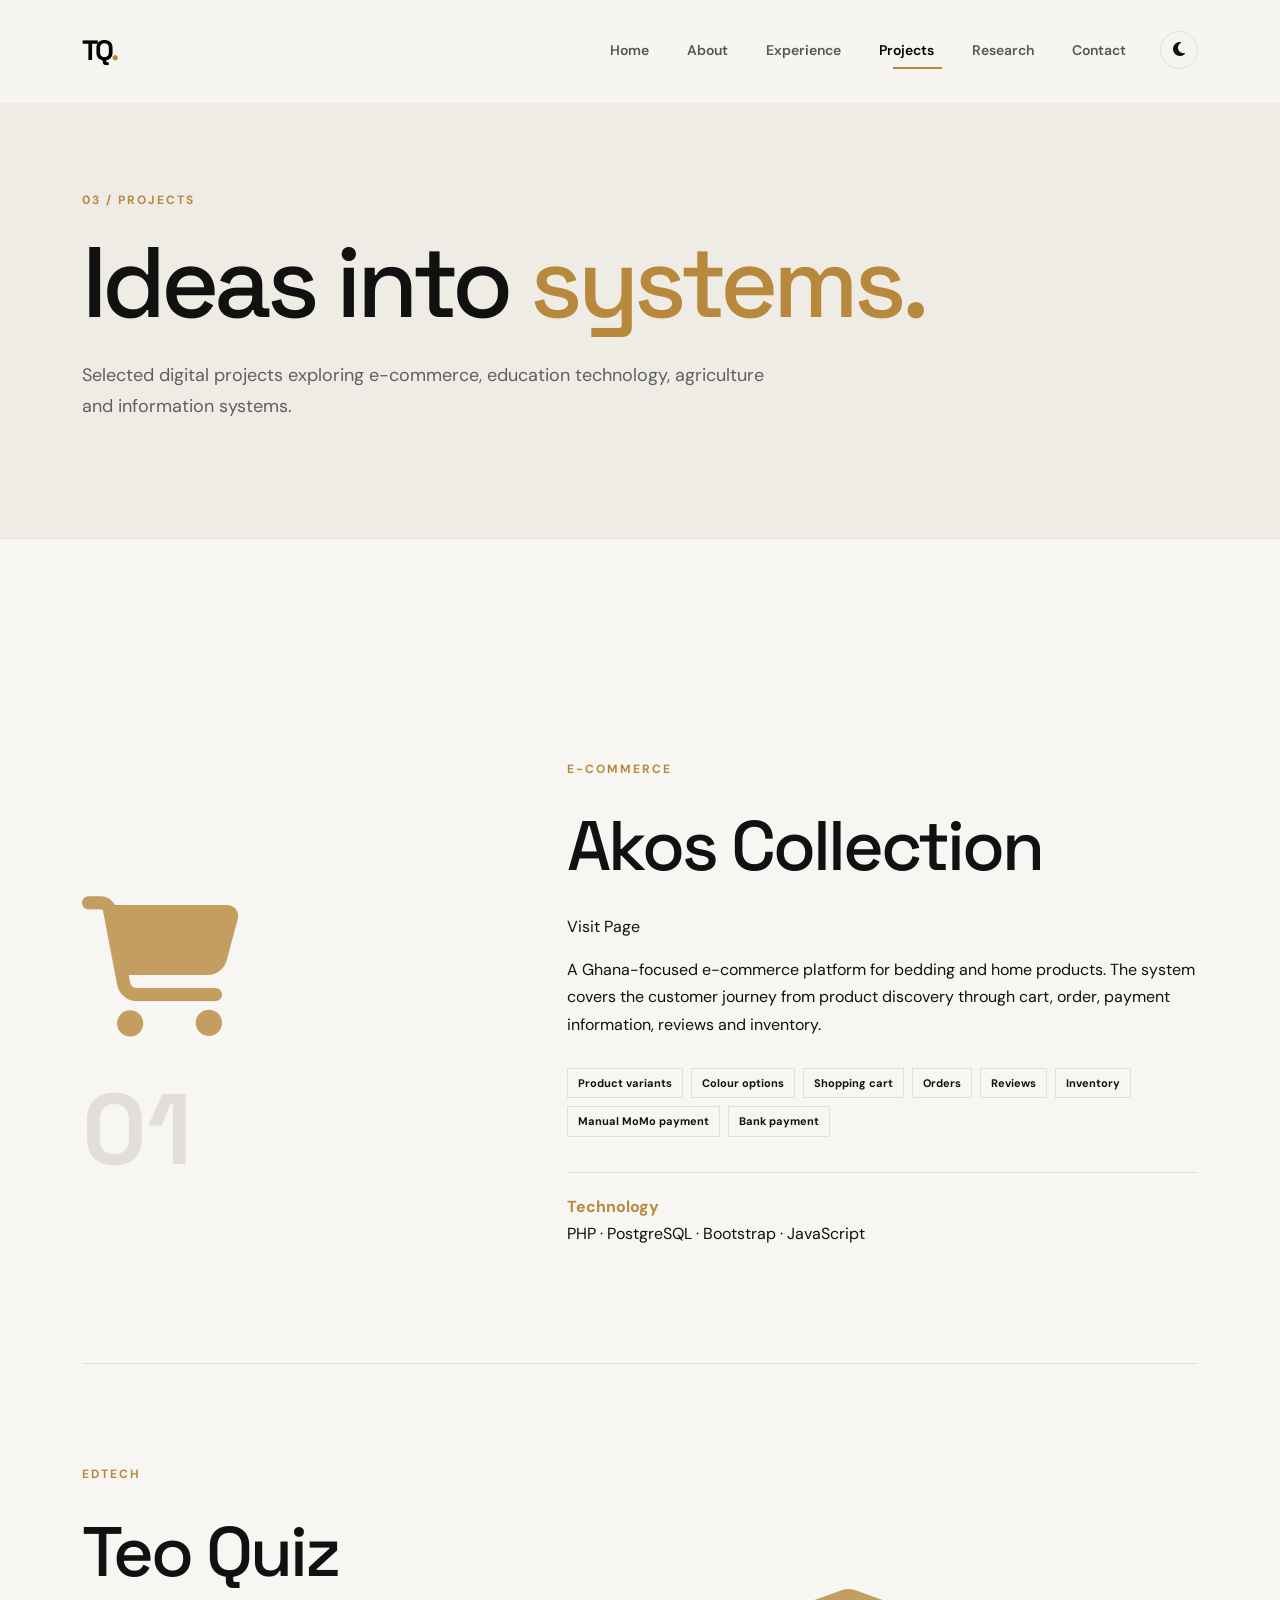
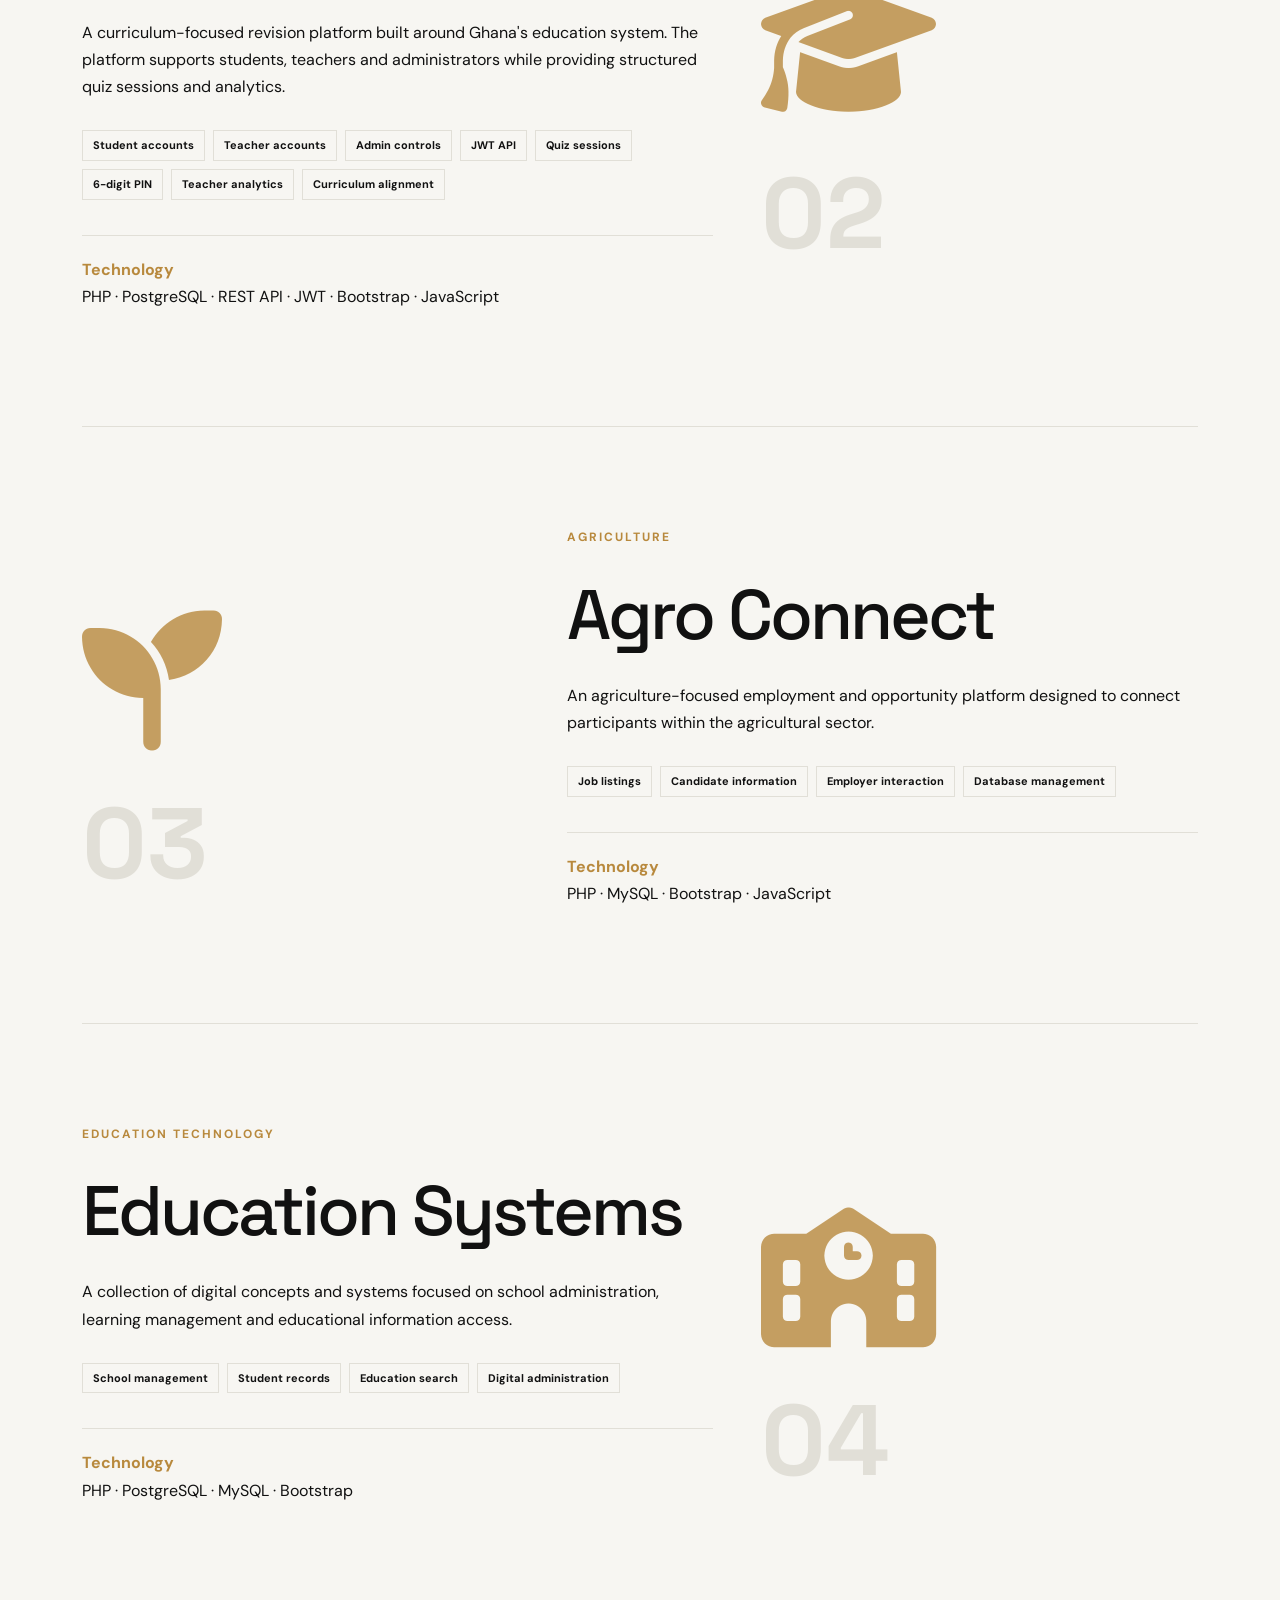
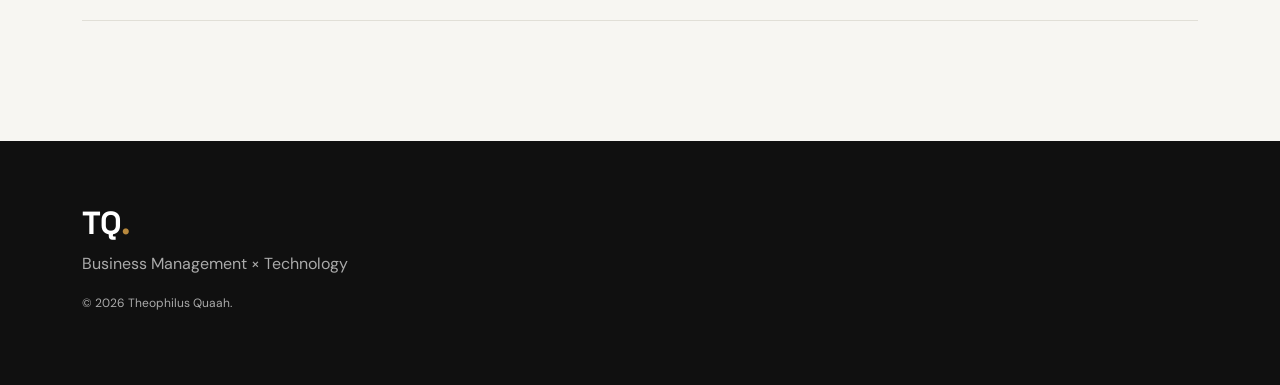
<file: projects.html>
<!DOCTYPE html>
<html lang="en">
<head>

<meta charset="UTF-8">
<meta name="viewport" content="width=device-width, initial-scale=1.0">

<title>Projects | Theophilus Quaah</title>

<link
href="https://cdn.jsdelivr.net/npm/bootstrap@5.3.3/dist/css/bootstrap.min.css"
rel="stylesheet">

<link
href="https://cdnjs.cloudflare.com/ajax/libs/font-awesome/6.7.2/css/all.min.css"
rel="stylesheet">

<link
href="https://fonts.googleapis.com/css2?family=DM+Sans:wght@400;500;600;700&family=Space+Grotesk:wght@400;500;600;700&display=swap"
rel="stylesheet">

<link rel="stylesheet" href="assets/css/style.css">
<link rel="stylesheet" href="assets/css/pages.css">

</head>

<body>

<nav class="navbar navbar-expand-lg fixed-top custom-navbar">

<div class="container">

<a class="navbar-brand brand-logo" href="index.html">
TQ<span>.</span>
</a>

<button
class="navbar-toggler"
data-bs-toggle="collapse"
data-bs-target="#mainNavbar">

<i class="fas fa-bars"></i>

</button>

<div class="collapse navbar-collapse" id="mainNavbar">

<ul class="navbar-nav ms-auto">

<li class="nav-item">
<a class="nav-link" href="index.html">Home</a>
</li>

<li class="nav-item">
<a class="nav-link" href="about.html">About</a>
</li>

<li class="nav-item">
<a class="nav-link" href="experience.html">Experience</a>
</li>

<li class="nav-item">
<a class="nav-link active" href="projects.html">
Projects
</a>
</li>

<li class="nav-item">
<a class="nav-link" href="research.html">Research</a>
</li>

<li class="nav-item">
<a class="nav-link" href="contact.html">Contact</a>
</li>

<li class="nav-item ms-lg-3">

<button id="themeToggle" class="theme-toggle">
<i class="fas fa-moon"></i>
</button>

</li>

</ul>

</div>

</div>

</nav>


<header class="page-header">

<div class="container">

<div class="page-number">
03 / PROJECTS
</div>

<h1>
Ideas into
<span>systems.</span>
</h1>

<p>
Selected digital projects exploring e-commerce,
education technology, agriculture and information systems.
</p>

</div>

</header>


<section class="section-padding">

<div class="container">


<!-- AKOS -->

<div class="project-detail" id="akos">

<div class="row g-5 align-items-center">

<div class="col-lg-5">

<div class="project-detail-icon">
<i class="fas fa-cart-shopping"></i>
</div>

<div class="project-detail-number">
01
</div>

</div>

<div class="col-lg-7">

<div class="section-label">
E-COMMERCE
</div>

<h2>
Akos Collection
</h2>
<p><a href="https://akoscollection.site.je">Visit Page</a>
<p>
A Ghana-focused e-commerce platform for bedding and home
products. The system covers the customer journey from product
discovery through cart, order, payment information,
reviews and inventory.
</p>

<div class="project-features">

<span>Product variants</span>
<span>Colour options</span>
<span>Shopping cart</span>
<span>Orders</span>
<span>Reviews</span>
<span>Inventory</span>
<span>Manual MoMo payment</span>
<span>Bank payment</span>

</div>

<div class="project-tech">

<strong>Technology</strong>

<p>
PHP · PostgreSQL · Bootstrap · JavaScript
</p>

</div>

</div>

</div>

</div>


<!-- TEO QUIZ -->

<div class="project-detail" id="teo-quiz">

<div class="row g-5 align-items-center">

<div class="col-lg-5 order-lg-2">

<div class="project-detail-icon">
<i class="fas fa-graduation-cap"></i>
</div>

<div class="project-detail-number">
02
</div>

</div>

<div class="col-lg-7 order-lg-1">

<div class="section-label">
EDTECH
</div>

<h2>
Teo Quiz
</h2>

<p>
A curriculum-focused revision platform built around Ghana's
education system. The platform supports students, teachers
and administrators while providing structured quiz sessions
and analytics.
</p>

<div class="project-features">

<span>Student accounts</span>
<span>Teacher accounts</span>
<span>Admin controls</span>
<span>JWT API</span>
<span>Quiz sessions</span>
<span>6-digit PIN</span>
<span>Teacher analytics</span>
<span>Curriculum alignment</span>

</div>

<div class="project-tech">

<strong>Technology</strong>

<p>
PHP · PostgreSQL · REST API · JWT · Bootstrap · JavaScript
</p>

</div>

</div>

</div>

</div>


<!-- AGRO CONNECT -->

<div class="project-detail" id="agro-connect">

<div class="row g-5 align-items-center">

<div class="col-lg-5">

<div class="project-detail-icon">
<i class="fas fa-seedling"></i>
</div>

<div class="project-detail-number">
03
</div>

</div>

<div class="col-lg-7">

<div class="section-label">
AGRICULTURE
</div>

<h2>
Agro Connect
</h2>

<p>
An agriculture-focused employment and opportunity platform
designed to connect participants within the agricultural
sector.
</p>

<div class="project-features">

<span>Job listings</span>
<span>Candidate information</span>
<span>Employer interaction</span>
<span>Database management</span>

</div>

<div class="project-tech">

<strong>Technology</strong>

<p>
PHP · MySQL · Bootstrap · JavaScript
</p>

</div>

</div>

</div>

</div>


<!-- EDUCATION -->

<div class="project-detail">

<div class="row g-5 align-items-center">

<div class="col-lg-5 order-lg-2">

<div class="project-detail-icon">
<i class="fas fa-school"></i>
</div>

<div class="project-detail-number">
04
</div>

</div>

<div class="col-lg-7 order-lg-1">

<div class="section-label">
EDUCATION TECHNOLOGY
</div>

<h2>
Education Systems
</h2>

<p>
A collection of digital concepts and systems focused on
school administration, learning management and educational
information access.
</p>

<div class="project-features">

<span>School management</span>
<span>Student records</span>
<span>Education search</span>
<span>Digital administration</span>

</div>

<div class="project-tech">

<strong>Technology</strong>

<p>
PHP · PostgreSQL · MySQL · Bootstrap
</p>

</div>

</div>

</div>

</div>


</div>

</section>


<footer class="footer">

<div class="container">

<div class="footer-logo">
TQ<span>.</span>
</div>

<p>
Business Management × Technology
</p>

<p class="copyright">
© 2026 Theophilus Quaah.
</p>

</div>

</footer>


<script
src="https://cdn.jsdelivr.net/npm/bootstrap@5.3.3/dist/js/bootstrap.bundle.min.js">
</script>

<script src="assets/js/script.js"></script>

</body>
</html>
</file>
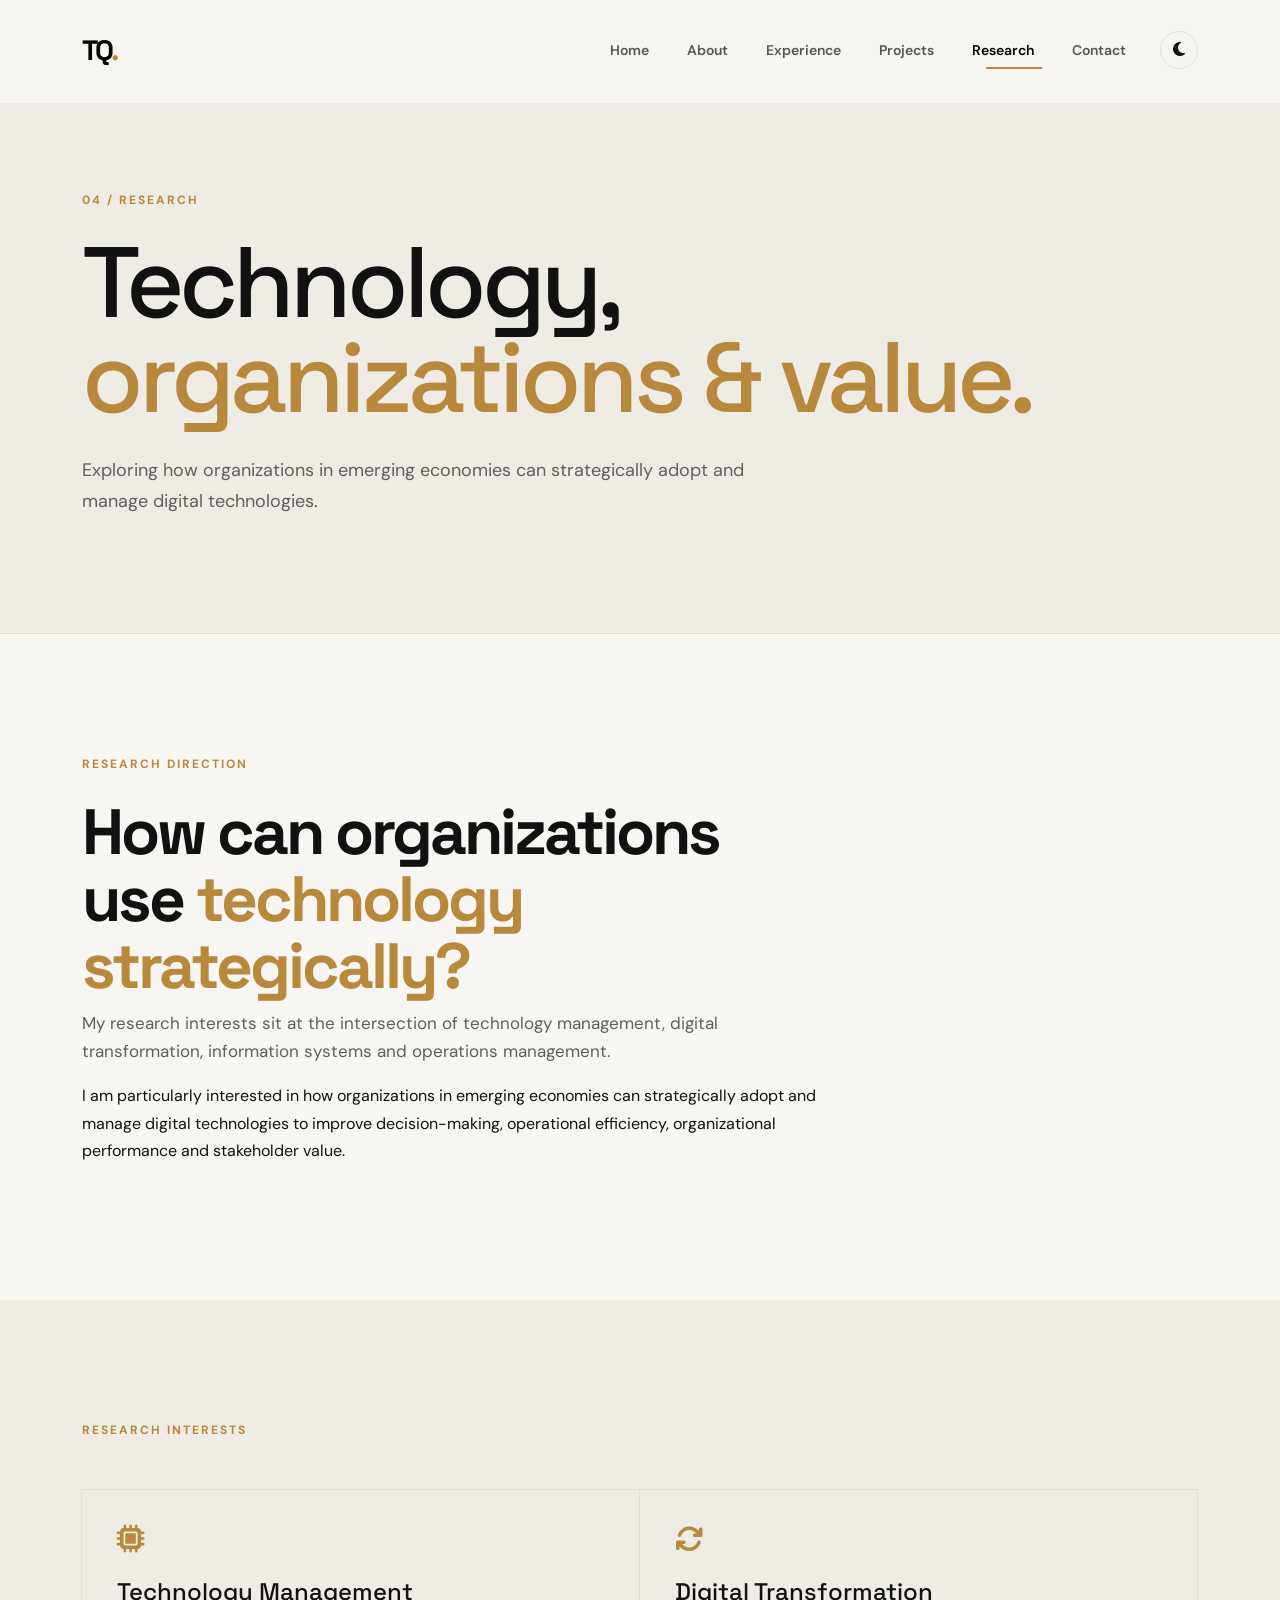
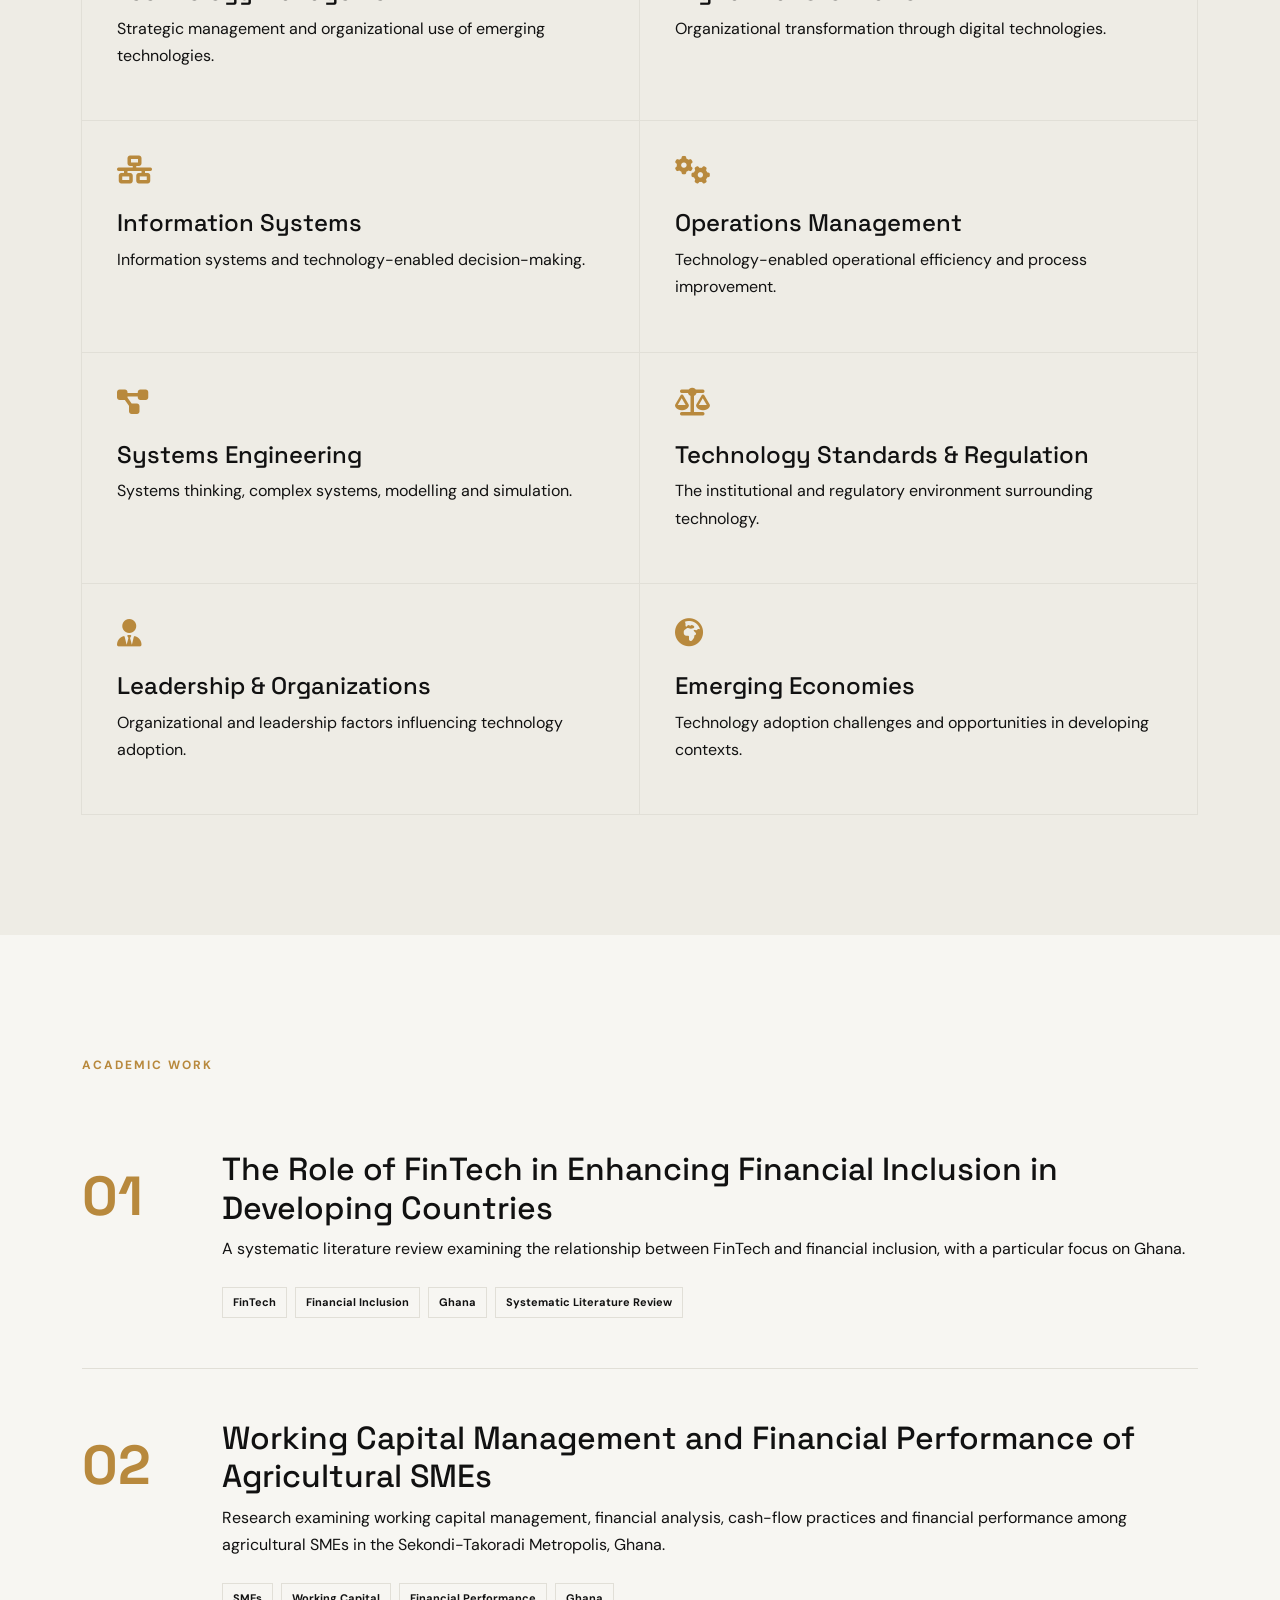
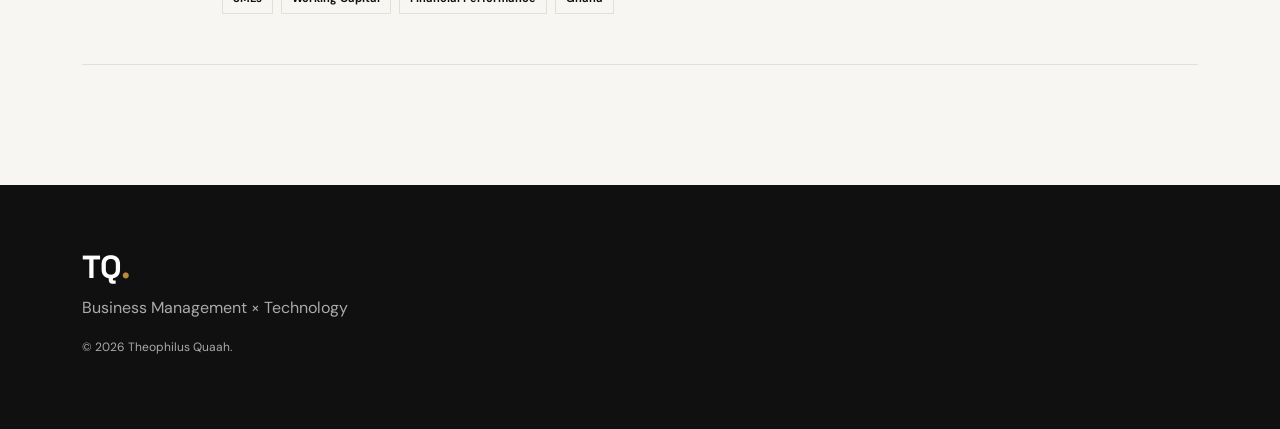
<file: research.html>
<!DOCTYPE html>
<html lang="en">
<head>

<meta charset="UTF-8">
<meta name="viewport" content="width=device-width, initial-scale=1.0">

<title>Research | Theophilus Quaah</title>

<link
href="https://cdn.jsdelivr.net/npm/bootstrap@5.3.3/dist/css/bootstrap.min.css"
rel="stylesheet">

<link
href="https://cdnjs.cloudflare.com/ajax/libs/font-awesome/6.7.2/css/all.min.css"
rel="stylesheet">

<link
href="https://fonts.googleapis.com/css2?family=DM+Sans:wght@400;500;600;700&family=Space+Grotesk:wght@400;500;600;700&display=swap"
rel="stylesheet">

<link rel="stylesheet" href="assets/css/style.css">
<link rel="stylesheet" href="assets/css/pages.css">

</head>

<body>

<nav class="navbar navbar-expand-lg fixed-top custom-navbar">

<div class="container">

<a class="navbar-brand brand-logo" href="index.html">
TQ<span>.</span>
</a>

<button
class="navbar-toggler"
data-bs-toggle="collapse"
data-bs-target="#mainNavbar">

<i class="fas fa-bars"></i>

</button>

<div class="collapse navbar-collapse" id="mainNavbar">

<ul class="navbar-nav ms-auto">

<li class="nav-item">
<a class="nav-link" href="index.html">Home</a>
</li>

<li class="nav-item">
<a class="nav-link" href="about.html">About</a>
</li>

<li class="nav-item">
<a class="nav-link" href="experience.html">Experience</a>
</li>

<li class="nav-item">
<a class="nav-link" href="projects.html">Projects</a>
</li>

<li class="nav-item">
<a class="nav-link active" href="research.html">
Research
</a>
</li>

<li class="nav-item">
<a class="nav-link" href="contact.html">Contact</a>
</li>

<li class="nav-item ms-lg-3">

<button id="themeToggle" class="theme-toggle">
<i class="fas fa-moon"></i>
</button>

</li>

</ul>

</div>

</div>

</nav>


<header class="page-header">

<div class="container">

<div class="page-number">
04 / RESEARCH
</div>

<h1>
Technology,
<span>organizations & value.</span>
</h1>

<p>
Exploring how organizations in emerging economies can
strategically adopt and manage digital technologies.
</p>

</div>

</header>


<section class="section-padding">

<div class="container">

<div class="row">

<div class="col-lg-8">

<div class="section-label">
RESEARCH DIRECTION
</div>

<h2 class="section-title">
How can organizations use
<span>technology strategically?</span>
</h2>

<p class="section-intro">
My research interests sit at the intersection of technology
management, digital transformation, information systems and
operations management.
</p>

<p>
I am particularly interested in how organizations in emerging
economies can strategically adopt and manage digital technologies
to improve decision-making, operational efficiency,
organizational performance and stakeholder value.
</p>

</div>

</div>

</div>

</section>


<section class="section-padding soft-section">

<div class="container">

<div class="section-label">
RESEARCH INTERESTS
</div>

<div class="research-interest-grid">

<div>
<i class="fas fa-microchip"></i>
<h4>Technology Management</h4>
<p>
Strategic management and organizational use of emerging technologies.
</p>
</div>

<div>
<i class="fas fa-arrows-rotate"></i>
<h4>Digital Transformation</h4>
<p>
Organizational transformation through digital technologies.
</p>
</div>

<div>
<i class="fas fa-network-wired"></i>
<h4>Information Systems</h4>
<p>
Information systems and technology-enabled decision-making.
</p>
</div>

<div>
<i class="fas fa-gears"></i>
<h4>Operations Management</h4>
<p>
Technology-enabled operational efficiency and process improvement.
</p>
</div>

<div>
<i class="fas fa-diagram-project"></i>
<h4>Systems Engineering</h4>
<p>
Systems thinking, complex systems, modelling and simulation.
</p>
</div>

<div>
<i class="fas fa-scale-balanced"></i>
<h4>Technology Standards & Regulation</h4>
<p>
The institutional and regulatory environment surrounding technology.
</p>
</div>

<div>
<i class="fas fa-user-tie"></i>
<h4>Leadership & Organizations</h4>
<p>
Organizational and leadership factors influencing technology adoption.
</p>
</div>

<div>
<i class="fas fa-earth-africa"></i>
<h4>Emerging Economies</h4>
<p>
Technology adoption challenges and opportunities in developing contexts.
</p>
</div>

</div>

</div>

</section>


<section class="section-padding">

<div class="container">

<div class="section-label">
ACADEMIC WORK
</div>

<div class="research-project">

<div class="research-number">
01
</div>

<div>

<h3>
The Role of FinTech in Enhancing Financial Inclusion
in Developing Countries
</h3>

<p>
A systematic literature review examining the relationship between
FinTech and financial inclusion, with a particular focus on Ghana.
</p>

<div class="research-tags">
<span>FinTech</span>
<span>Financial Inclusion</span>
<span>Ghana</span>
<span>Systematic Literature Review</span>
</div>

</div>

</div>


<div class="research-project">

<div class="research-number">
02
</div>

<div>

<h3>
Working Capital Management and Financial Performance
of Agricultural SMEs
</h3>

<p>
Research examining working capital management, financial analysis,
cash-flow practices and financial performance among agricultural
SMEs in the Sekondi-Takoradi Metropolis, Ghana.
</p>

<div class="research-tags">
<span>SMEs</span>
<span>Working Capital</span>
<span>Financial Performance</span>
<span>Ghana</span>
</div>

</div>

</div>

</div>

</section>


<footer class="footer">

<div class="container">

<div class="footer-logo">
TQ<span>.</span>
</div>

<p>
Business Management × Technology
</p>

<p class="copyright">
© 2026 Theophilus Quaah.
</p>

</div>

</footer>


<script
src="https://cdn.jsdelivr.net/npm/bootstrap@5.3.3/dist/js/bootstrap.bundle.min.js">
</script>

<script src="assets/js/script.js"></script>

</body>
</html>
</file>
<file: assets/css/style.css>
:root {

    --primary: #111111;
    --secondary: #5f5f5f;

    --accent: #b8893d;
    --accent-dark: #946d2d;

    --light: #f7f6f2;
    --soft: #eeece5;

    --white: #ffffff;
    --dark: #101010;

    --border: #e1dfd7;

    --heading: "Space Grotesk", sans-serif;
    --body: "DM Sans", sans-serif;

    --transition: .35s ease;
}


* {
    margin: 0;
    padding: 0;
    box-sizing: border-box;
}


html {
    scroll-behavior: smooth;
}


body {

    font-family: var(--body);

    background: var(--light);

    color: var(--primary);

    line-height: 1.7;

    transition:
        background .35s ease,
        color .35s ease;
}


body.dark-mode {

    --primary: #f4f3ef;
    --secondary: #b9b7b0;

    --light: #111111;
    --soft: #191919;

    --white: #171717;
    --dark: #f4f3ef;

    --border: #303030;
}


a {
    text-decoration: none;
    color: inherit;
}


img {
    max-width: 100%;
    display: block;
}


/* NAVBAR */

.custom-navbar {

    padding: 22px 0;

    background: rgba(247,246,242,.92);

    backdrop-filter: blur(14px);

    border-bottom: 1px solid transparent;

    transition: .3s ease;
}


body.dark-mode .custom-navbar {

    background: rgba(17,17,17,.92);
}


.brand-logo {

    font-family: var(--heading);

    font-size: 28px;

    font-weight: 700;

    letter-spacing: -2px;
}


.brand-logo span,
.footer-logo span {

    color: var(--accent);
}


.nav-link {

    font-size: 14px;

    font-weight: 600;

    margin-left: 22px;

    position: relative;
}


.nav-link::after {

    content: "";

    position: absolute;

    left: 22px;

    right: 0;

    bottom: 2px;

    height: 2px;

    background: var(--accent);

    transform: scaleX(0);

    transform-origin: left;

    transition: .3s ease;
}


.nav-link:hover::after,
.nav-link.active::after {

    transform: scaleX(1);
}


.nav-social {

    margin-left: 18px;

    font-size: 17px;

    transition: .3s ease;
}


.nav-social:hover {

    color: var(--accent);

    transform: translateY(-2px);
}


.theme-toggle {

    border: 1px solid var(--border);

    background: transparent;

    width: 38px;

    height: 38px;

    border-radius: 50%;

    color: var(--primary);

    margin-left: 10px;

    transition: .3s ease;
}


.theme-toggle:hover {

    background: var(--primary);

    color: var(--light);
}


.navbar-toggler {

    border: none;

    color: var(--primary);

    font-size: 22px;
}


/* HERO */

.hero-section {

    min-height: 100vh;

    position: relative;

    overflow: hidden;

    padding-top: 80px;
}


.hero-grid {

    position: absolute;

    inset: 0;

    opacity: .35;

    background-image:
        linear-gradient(var(--border) 1px, transparent 1px),
        linear-gradient(90deg, var(--border) 1px, transparent 1px);

    background-size: 70px 70px;

    mask-image:
        linear-gradient(to right, black, transparent);
}


.hero-tag {

    display: flex;

    align-items: center;

    gap: 10px;

    color: var(--accent);

    font-size: 12px;

    font-weight: 700;

    letter-spacing: 2px;

    margin-bottom: 25px;
}


.hero-tag span {

    width: 35px;

    height: 2px;

    background: var(--accent);
}


.hero-title {

    font-family: var(--heading);

    font-size: clamp(65px, 9vw, 125px);

    line-height: .9;

    letter-spacing: -7px;

    font-weight: 700;

    margin-bottom: 35px;
}


.hero-title span {

    color: transparent;

    -webkit-text-stroke: 2px var(--primary);
}


body.dark-mode .hero-title span {

    -webkit-text-stroke-color: var(--primary);
}


.hero-description {

    max-width: 650px;

    color: var(--secondary);

    font-size: 18px;

    margin-bottom: 35px;
}


.hero-buttons {

    display: flex;

    flex-wrap: wrap;

    gap: 12px;
}


.btn-primary-custom {

    background: var(--primary);

    color: var(--light);

    border: 1px solid var(--primary);

    padding: 14px 23px;

    border-radius: 0;

    font-weight: 600;
}


.btn-primary-custom:hover {

    background: var(--accent);

    border-color: var(--accent);

    color: white;
}


.btn-outline-custom {

    border: 1px solid var(--border);

    padding: 14px 23px;

    border-radius: 0;

    font-weight: 600;
}


.btn-outline-custom:hover {

    background: var(--primary);

    color: var(--light);
}


.hero-socials {

    display: flex;

    gap: 22px;

    margin-top: 35px;
}


.hero-socials a {

    font-size: 19px;

    transition: .3s ease;
}


.hero-socials a:hover {

    color: var(--accent);

    transform: translateY(-3px);
}


/* HERO IMAGE */

.hero-visual {

    position: relative;

    height: 600px;

    display: flex;

    justify-content: center;

    align-items: center;
}


.portrait-frame {

    width: min(390px, 80%);

    aspect-ratio: 3 / 4;

    overflow: hidden;

    position: relative;

    z-index: 2;

    border: 12px solid var(--white);

    box-shadow: 0 30px 80px rgba(0,0,0,.12);
}


.portrait-frame img {

    width: 100%;

    height: 100%;

    object-fit: cover;
}


.monogram {

    position: absolute;

    right: 0;

    bottom: 20px;

    font-family: var(--heading);

    font-size: 100px;

    font-weight: 700;

    color: var(--accent);

    opacity: .2;

    z-index: 1;
}


.floating-card {

    position: absolute;

    background: var(--white);

    padding: 13px 17px;

    display: flex;

    align-items: center;

    gap: 10px;

    box-shadow: 0 15px 40px rgba(0,0,0,.1);

    z-index: 3;

    font-size: 13px;

    font-weight: 700;
}


.floating-card i {

    color: var(--accent);
}


.card-one {

    top: 80px;

    left: 0;
}


.card-two {

    top: 210px;

    right: -10px;
}


.card-three {

    bottom: 80px;

    left: 20px;
}


/* SECTIONS */

.section-padding {

    padding: 120px 0;
}


.soft-section {

    background: var(--soft);
}


.dark-section {

    background: var(--dark);

    color: #fff;
}


.dark-section .section-label {

    color: var(--accent);
}


.section-label {

    color: var(--accent);

    font-size: 12px;

    font-weight: 700;

    letter-spacing: 2px;

    margin-bottom: 25px;
}


.section-title {

    font-family: var(--heading);

    font-size: clamp(40px, 5vw, 68px);

    line-height: 1.05;

    letter-spacing: -3px;

    font-weight: 700;
}


.section-title span {

    color: var(--accent);
}


.section-intro {

    color: var(--secondary);

    font-size: 17px;
}


.text-link {

    display: inline-flex;

    align-items: center;

    gap: 10px;

    font-weight: 700;

    color: var(--accent);

    transition: .3s ease;
}


.text-link:hover {

    gap: 17px;
}


/* EXPERIENCE */

.experience-item {

    display: grid;

    grid-template-columns: 180px 1fr;

    gap: 50px;

    padding: 40px 0;

    border-top: 1px solid var(--border);
}


.experience-item:last-child {

    border-bottom: 1px solid var(--border);
}


.experience-year {

    font-size: 12px;

    font-weight: 700;

    color: var(--accent);

    letter-spacing: 1px;
}


.experience-item h4 {

    font-family: var(--heading);

    font-size: 28px;

    margin-bottom: 5px;
}


.company {

    color: var(--accent);

    font-weight: 600;
}


/* PROJECTS */

.project-card {

    min-height: 390px;

    padding: 40px;

    border: 1px solid var(--border);

    display: block;

    position: relative;

    overflow: hidden;

    transition: .4s ease;
}


.project-card:hover {

    background: var(--primary);

    color: var(--light);

    transform: translateY(-8px);
}


.project-number {

    position: absolute;

    top: 25px;

    right: 30px;

    font-family: var(--heading);

    font-size: 14px;

    color: var(--accent);
}


.project-icon {

    font-size: 42px;

    color: var(--accent);

    margin-bottom: 50px;
}


.project-card h3 {

    font-family: var(--heading);

    font-size: 35px;

    margin-bottom: 18px;
}


.project-card p {

    color: var(--secondary);

    max-width: 500px;
}


.project-card:hover p {

    color: #bdbdbd;
}


.project-tags {

    display: flex;

    flex-wrap: wrap;

    gap: 8px;

    margin-top: 25px;
}


.project-tags span,
.project-features span,
.research-tags span {

    border: 1px solid var(--border);

    padding: 5px 10px;

    font-size: 11px;

    font-weight: 700;
}


.project-arrow {

    position: absolute;

    right: 35px;

    bottom: 35px;

    font-size: 20px;

    color: var(--accent);
}


/* EXPERTISE */

.expertise-grid {

    display: grid;

    grid-template-columns: repeat(3,1fr);

    margin-top: 60px;

    border-top: 1px solid rgba(255,255,255,.15);
}


.expertise-item {

    padding: 40px 20px;

    border-right: 1px solid rgba(255,255,255,.15);

    border-bottom: 1px solid rgba(255,255,255,.15);
}


.expertise-item span {

    font-size: 12px;

    color: var(--accent);
}


.expertise-item i {

    display: block;

    font-size: 30px;

    margin: 30px 0;
}


.expertise-item h4 {

    font-family: var(--heading);

    font-size: 22px;
}


/* RESEARCH */

.research-box {

    border: 1px solid var(--border);

    padding: 25px;
}


.research-box div {

    display: flex;

    align-items: center;

    gap: 18px;

    padding: 25px 0;

    border-bottom: 1px solid var(--border);

    font-weight: 600;
}


.research-box div:last-child {

    border-bottom: 0;
}


.research-box i {

    color: var(--accent);

    font-size: 22px;
}


/* CTA */

.cta-section {

    background: var(--accent);

    color: #fff;

    padding: 100px 0;
}


.cta-content h2 {

    font-family: var(--heading);

    font-size: clamp(45px, 7vw, 85px);

    line-height: .95;

    letter-spacing: -4px;

    margin-bottom: 40px;
}


.btn-light-custom {

    background: #fff;

    color: #111;

    padding: 15px 25px;

    border-radius: 0;

    font-weight: 700;
}


/* FOOTER */

.footer {

    background: var(--dark);

    color: #fff;

    padding: 55px 0;
}


.footer-logo {

    font-family: var(--heading);

    font-size: 32px;

    font-weight: 700;
}


.footer p {

    color: #aaa;
}


.footer a {

    color: #fff;
}


.copyright {

    font-size: 12px;

    margin-top: 15px;
}


/* BACK TO TOP */

#backToTop {

    position: fixed;

    right: 25px;

    bottom: 25px;

    width: 45px;

    height: 45px;

    border: none;

    background: var(--accent);

    color: #fff;

    display: none;

    z-index: 1000;
}


/* RESPONSIVE */

@media (max-width: 991px) {

    .nav-link {

        margin-left: 0;

        padding: 12px 0 !important;
    }

    .nav-link::after {

        display: none;
    }

    .hero-section {

        padding-top: 130px;
    }

    .hero-visual {

        margin-top: 70px;

        height: 500px;
    }

    .expertise-grid {

        grid-template-columns: repeat(2,1fr);
    }

}


@media (max-width: 767px) {

    .section-padding {

        padding: 80px 0;
    }

    .hero-title {

        font-size: 65px;

        letter-spacing: -4px;
    }

    .hero-description {

        font-size: 16px;
    }

    .hero-visual {

        height: 430px;
    }

    .floating-card {

        font-size: 11px;
    }

    .experience-item {

        grid-template-columns: 1fr;

        gap: 12px;
    }

    .expertise-grid {

        grid-template-columns: 1fr;
    }

    .project-card {

        min-height: 350px;

        padding: 30px;
    }

}


@media (max-width: 450px) {

    .hero-title {

        font-size: 55px;
    }

    .portrait-frame {

        width: 80%;
    }

    .card-two {

        right: -5px;
    }

}
</file>
<file: assets/css/pages.css>
/* PAGE HEADER */

.page-header {

    padding: 190px 0 100px;

    background: var(--soft);

    border-bottom: 1px solid var(--border);
}


.page-number {

    color: var(--accent);

    font-size: 12px;

    font-weight: 700;

    letter-spacing: 2px;

    margin-bottom: 25px;
}


.page-header h1 {

    font-family: var(--heading);

    font-size: clamp(55px, 8vw, 100px);

    line-height: .95;

    letter-spacing: -5px;

    max-width: 950px;

    margin-bottom: 30px;
}


.page-header h1 span {

    color: var(--accent);
}


.page-header p {

    max-width: 700px;

    color: var(--secondary);

    font-size: 18px;
}


/* ABOUT */

.about-image {

    border: 10px solid var(--white);

    box-shadow: 0 30px 70px rgba(0,0,0,.12);
}


.about-image img {

    width: 100%;
}


.education-card {

    display: flex;

    gap: 30px;

    padding: 45px;

    border: 1px solid var(--border);

    background: var(--light);
}


.education-icon {

    font-size: 40px;

    color: var(--accent);
}


.education-card span {

    color: var(--accent);

    font-size: 12px;

    font-weight: 700;
}


.education-card h3 {

    font-family: var(--heading);

    font-size: 32px;

    margin-top: 10px;
}


.capability-card {

    border: 1px solid var(--border);

    padding: 35px;

    height: 100%;

    transition: .3s ease;
}


.capability-card:hover {

    transform: translateY(-5px);

    border-color: var(--accent);
}


.capability-card i {

    font-size: 30px;

    color: var(--accent);

    margin-bottom: 25px;
}


.capability-card h4 {

    font-family: var(--heading);
}


/* TIMELINE */

.timeline {

    position: relative;

    max-width: 1000px;

    margin: auto;
}


.timeline::before {

    content: "";

    position: absolute;

    left: 220px;

    top: 0;

    bottom: 0;

    width: 1px;

    background: var(--border);
}


.timeline-item {

    display: grid;

    grid-template-columns: 180px 80px 1fr;

    margin-bottom: 80px;
}


.timeline-date {

    font-size: 12px;

    font-weight: 700;

    color: var(--accent);

    padding-top: 8px;
}


.timeline-marker {

    width: 42px;

    height: 42px;

    border-radius: 50%;

    background: var(--accent);

    color: #fff;

    display: flex;

    align-items: center;

    justify-content: center;

    position: relative;

    z-index: 2;
}


.timeline-content {

    padding-left: 30px;
}


.timeline-content h3 {

    font-family: var(--heading);

    font-size: 34px;
}


.timeline-content h5 {

    color: var(--accent);

    font-weight: 600;
}


.timeline-content ul {

    padding-left: 20px;

    color: var(--secondary);
}


/* LEADERSHIP */

.leadership-card {

    display: flex;

    gap: 30px;

    border: 1px solid var(--border);

    padding: 40px;
}


.leadership-icon {

    font-size: 38px;

    color: var(--accent);
}


.leadership-card h3 {

    font-family: var(--heading);
}


.leadership-card h5 {

    color: var(--accent);
}


/* PROJECT DETAILS */

.project-detail {

    padding: 100px 0;

    border-bottom: 1px solid var(--border);
}


.project-detail-icon {

    font-size: 140px;

    color: var(--accent);

    opacity: .8;
}


.project-detail-number {

    font-family: var(--heading);

    font-size: 100px;

    font-weight: 700;

    color: var(--border);

    line-height: .8;
}


.project-detail h2 {

    font-family: var(--heading);

    font-size: clamp(42px, 6vw, 70px);

    letter-spacing: -3px;

    margin-bottom: 25px;
}


.project-features {

    display: flex;

    flex-wrap: wrap;

    gap: 8px;

    margin: 30px 0;
}


.project-tech {

    margin-top: 35px;

    border-top: 1px solid var(--border);

    padding-top: 20px;
}


.project-tech strong {

    color: var(--accent);
}


/* RESEARCH */

.research-interest-grid {

    display: grid;

    grid-template-columns: repeat(2,1fr);

    margin-top: 50px;
}


.research-interest-grid > div {

    padding: 35px;

    border: 1px solid var(--border);

    margin: -1px 0 0 -1px;
}


.research-interest-grid i {

    font-size: 28px;

    color: var(--accent);

    margin-bottom: 25px;
}


.research-interest-grid h4 {

    font-family: var(--heading);
}


.research-project {

    display: grid;

    grid-template-columns: 100px 1fr;

    gap: 40px;

    padding: 50px 0;

    border-bottom: 1px solid var(--border);
}


.research-number {

    font-family: var(--heading);

    font-size: 55px;

    font-weight: 700;

    color: var(--accent);
}


.research-project h3 {

    font-family: var(--heading);

    font-size: 32px;
}


.research-tags {

    display: flex;

    flex-wrap: wrap;

    gap: 8px;

    margin-top: 25px;
}


/* CONTACT */

.contact-list {

    margin-top: 40px;
}


.contact-list > a,
.contact-list > div {

    display: flex;

    align-items: center;

    gap: 20px;

    padding: 22px 0;

    border-bottom: 1px solid var(--border);
}


.contact-list i {

    width: 25px;

    color: var(--accent);

    font-size: 20px;
}


.contact-list span {

    display: block;

    color: var(--secondary);

    font-size: 12px;
}


.contact-list strong {

    display: block;
}


.contact-form-box {

    padding: 45px;

    border: 1px solid var(--border);
}


.contact-form-box label {

    display: block;

    margin-bottom: 8px;

    font-size: 13px;

    font-weight: 700;
}


.form-control {

    background: transparent;

    border: 1px solid var(--border);

    border-radius: 0;

    padding: 14px;

    color: var(--primary);
}


.form-control:focus {

    border-color: var(--accent);

    box-shadow: none;

    background: transparent;

    color: var(--primary);
}


@media (max-width: 767px) {

    .page-header {

        padding: 150px 0 70px;
    }

    .page-header h1 {

        font-size: 55px;

        letter-spacing: -3px;
    }

    .education-card {

        flex-direction: column;
    }

    .timeline::before {

        display: none;
    }

    .timeline-item {

        grid-template-columns: 1fr;

        gap: 15px;
    }

    .timeline-content {

        padding-left: 0;
    }

    .research-interest-grid {

        grid-template-columns: 1fr;
    }

    .research-project {

        grid-template-columns: 1fr;

        gap: 15px;
    }

    .contact-form-box {

        padding: 25px;
    }

}
</file>
